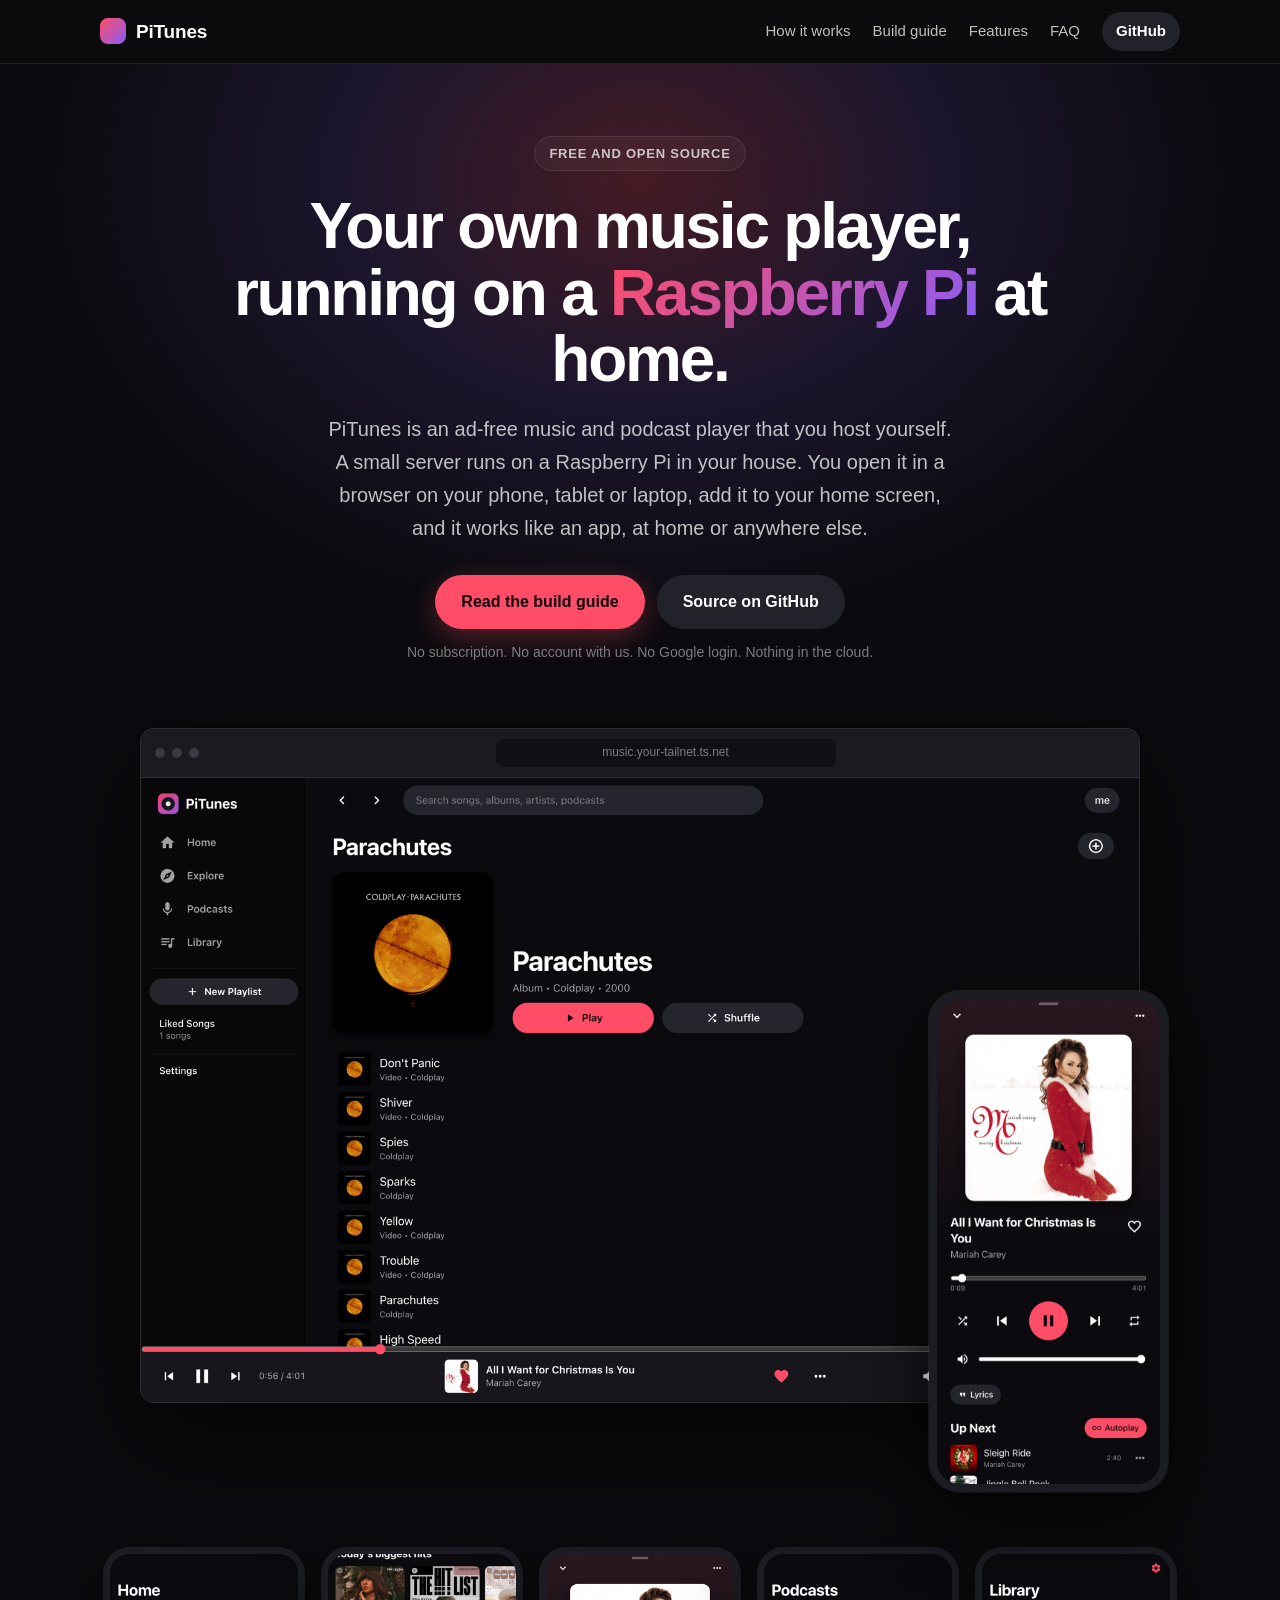
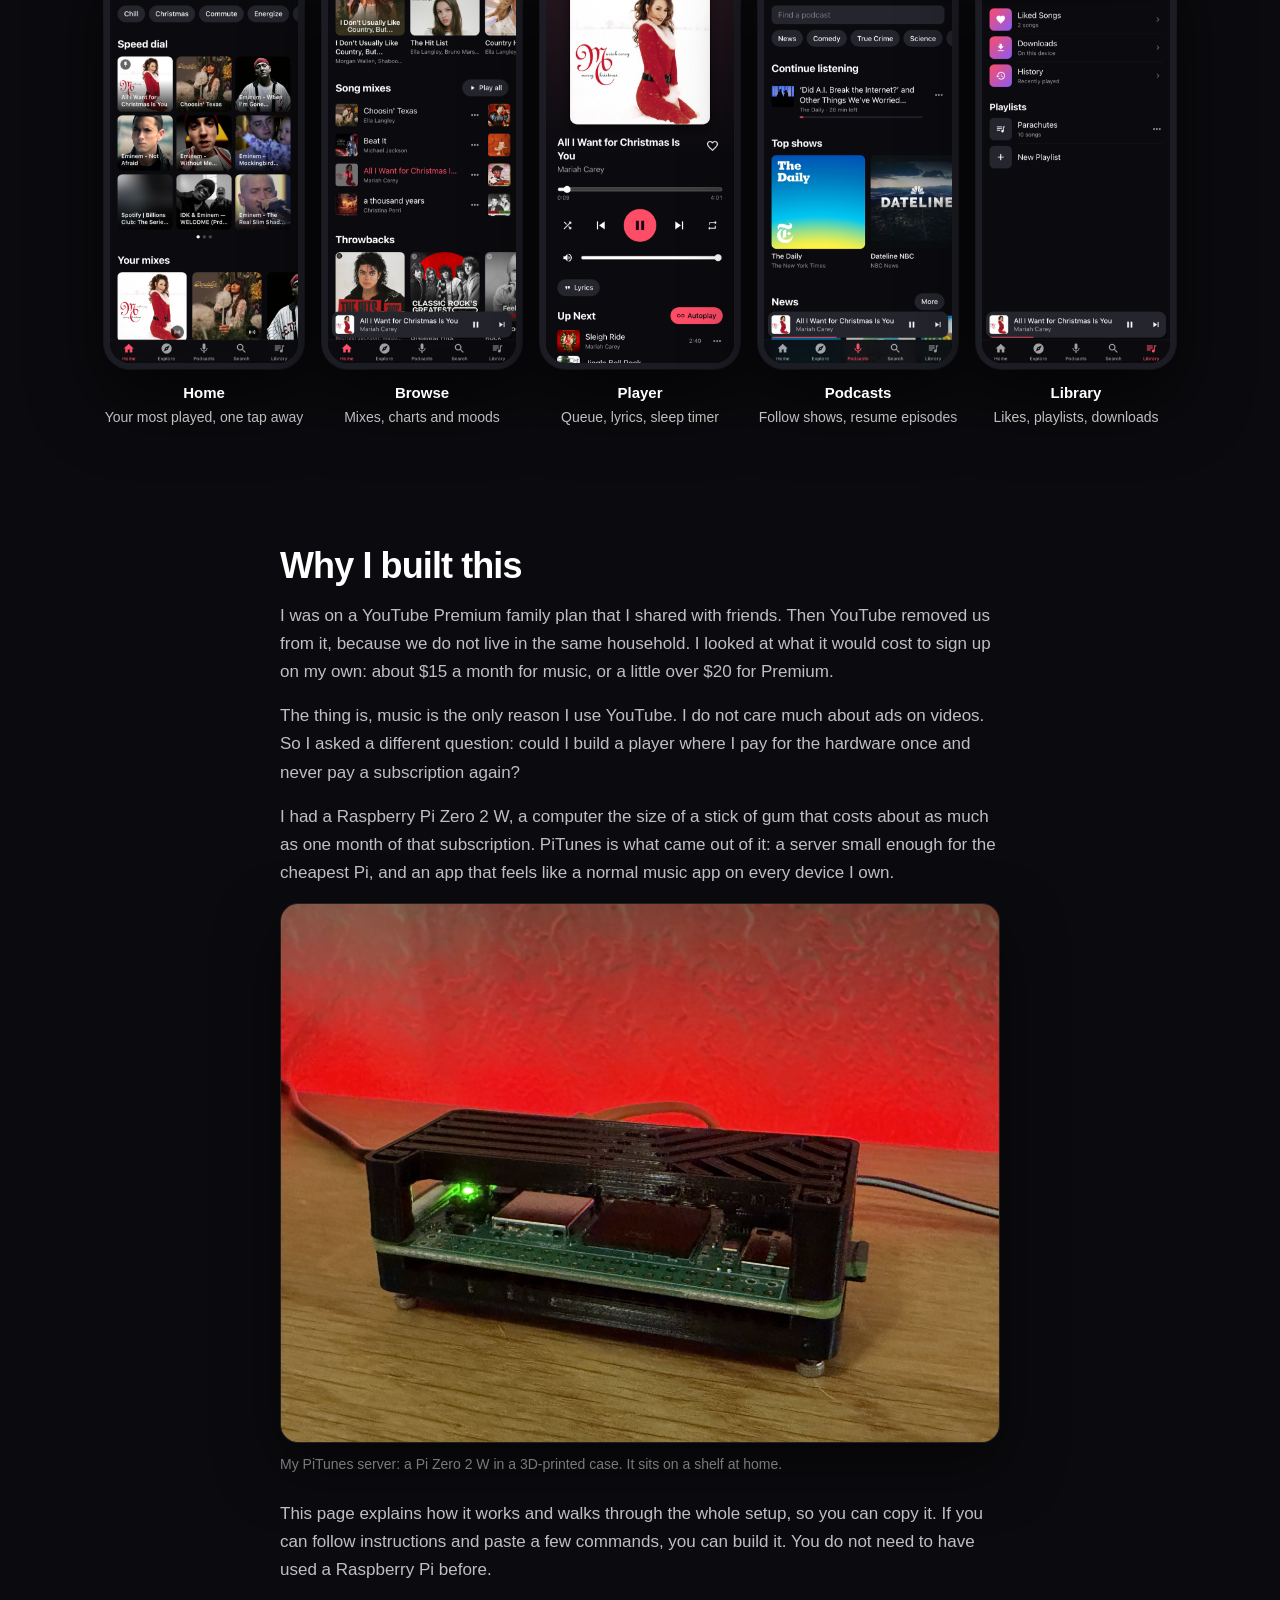
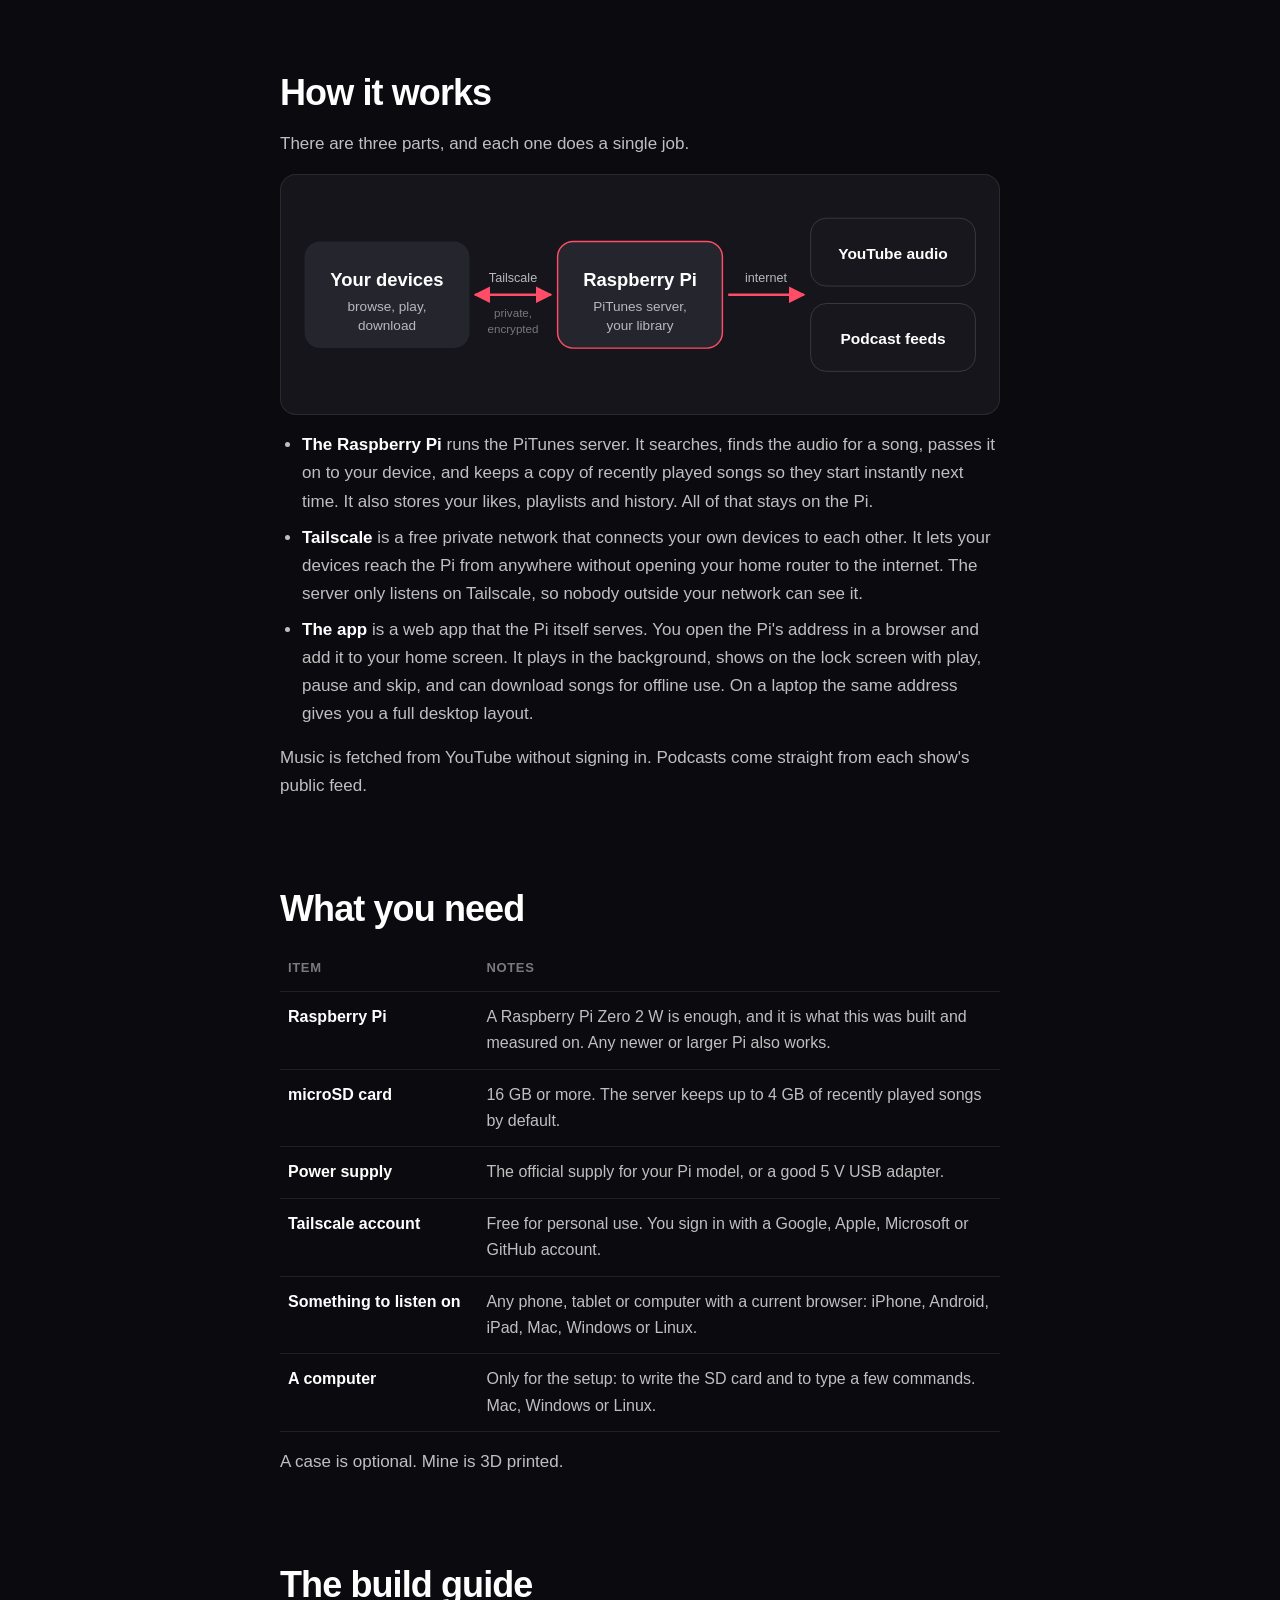
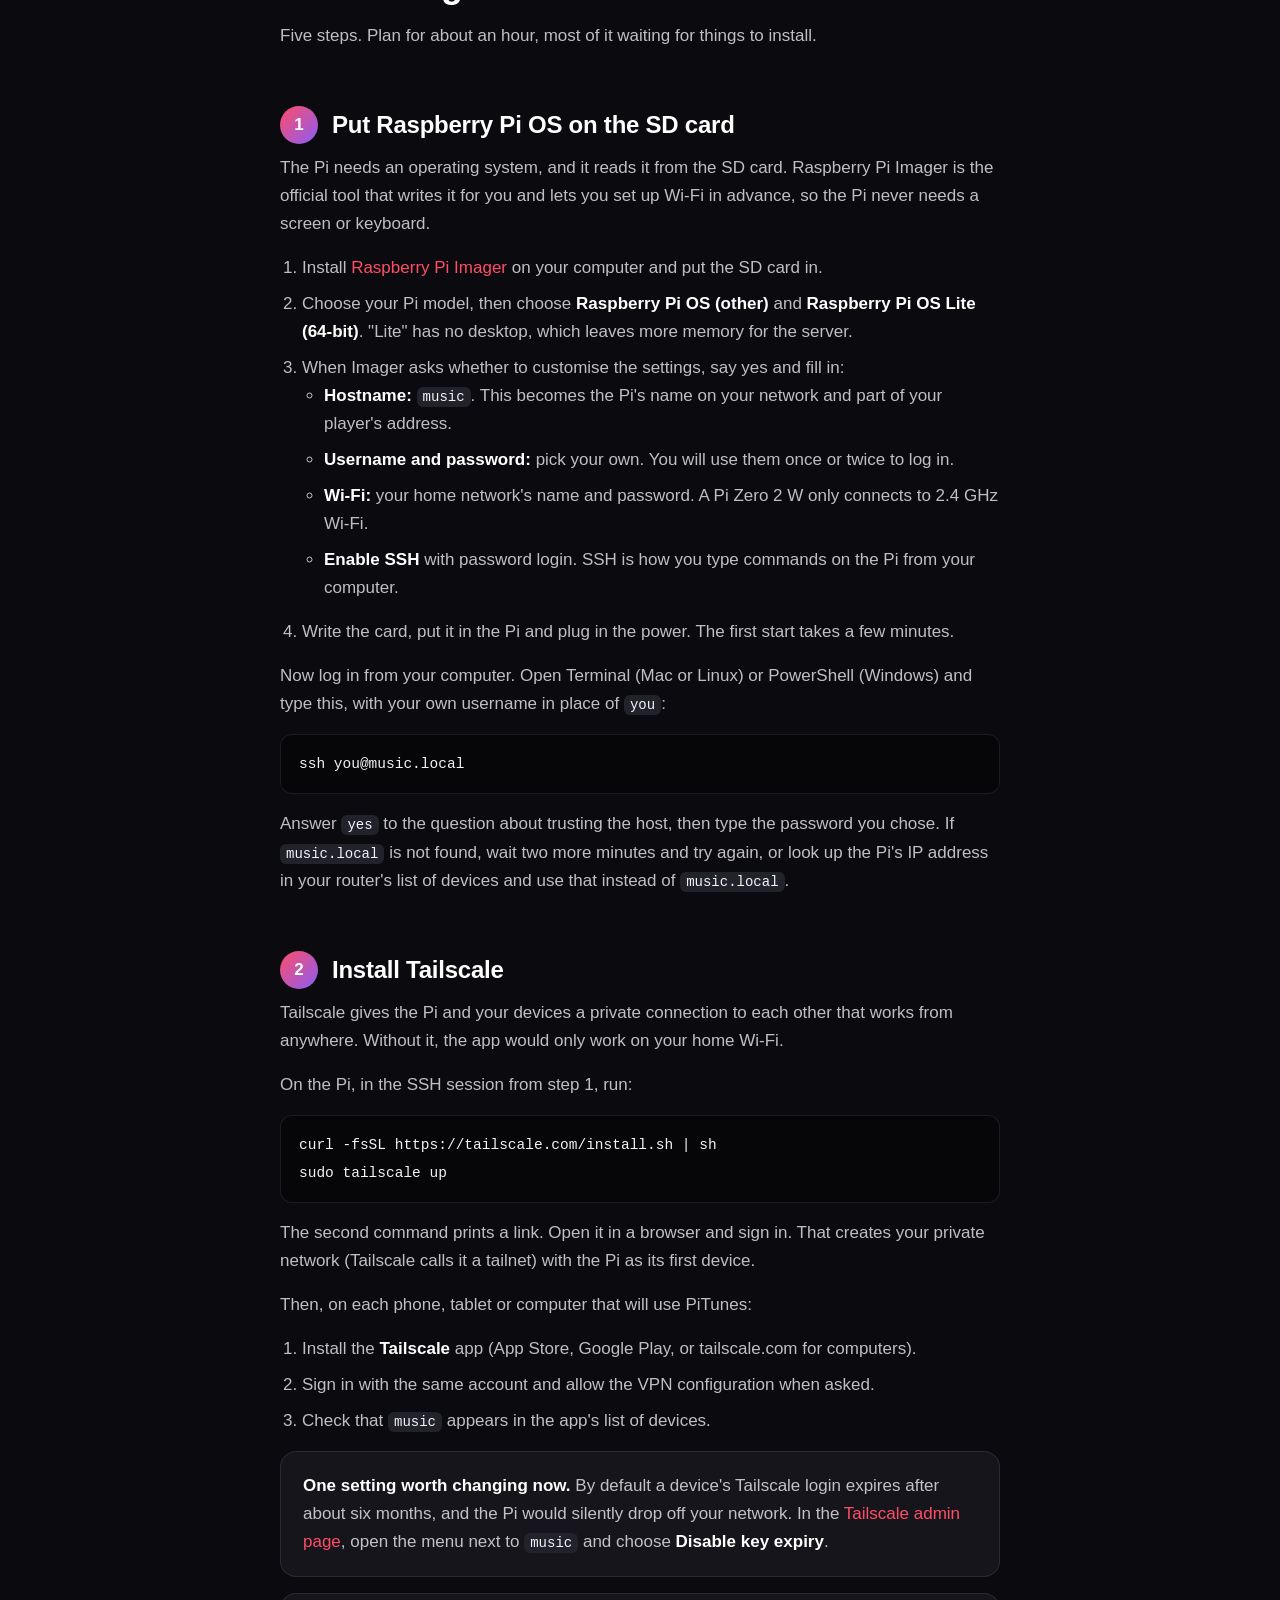
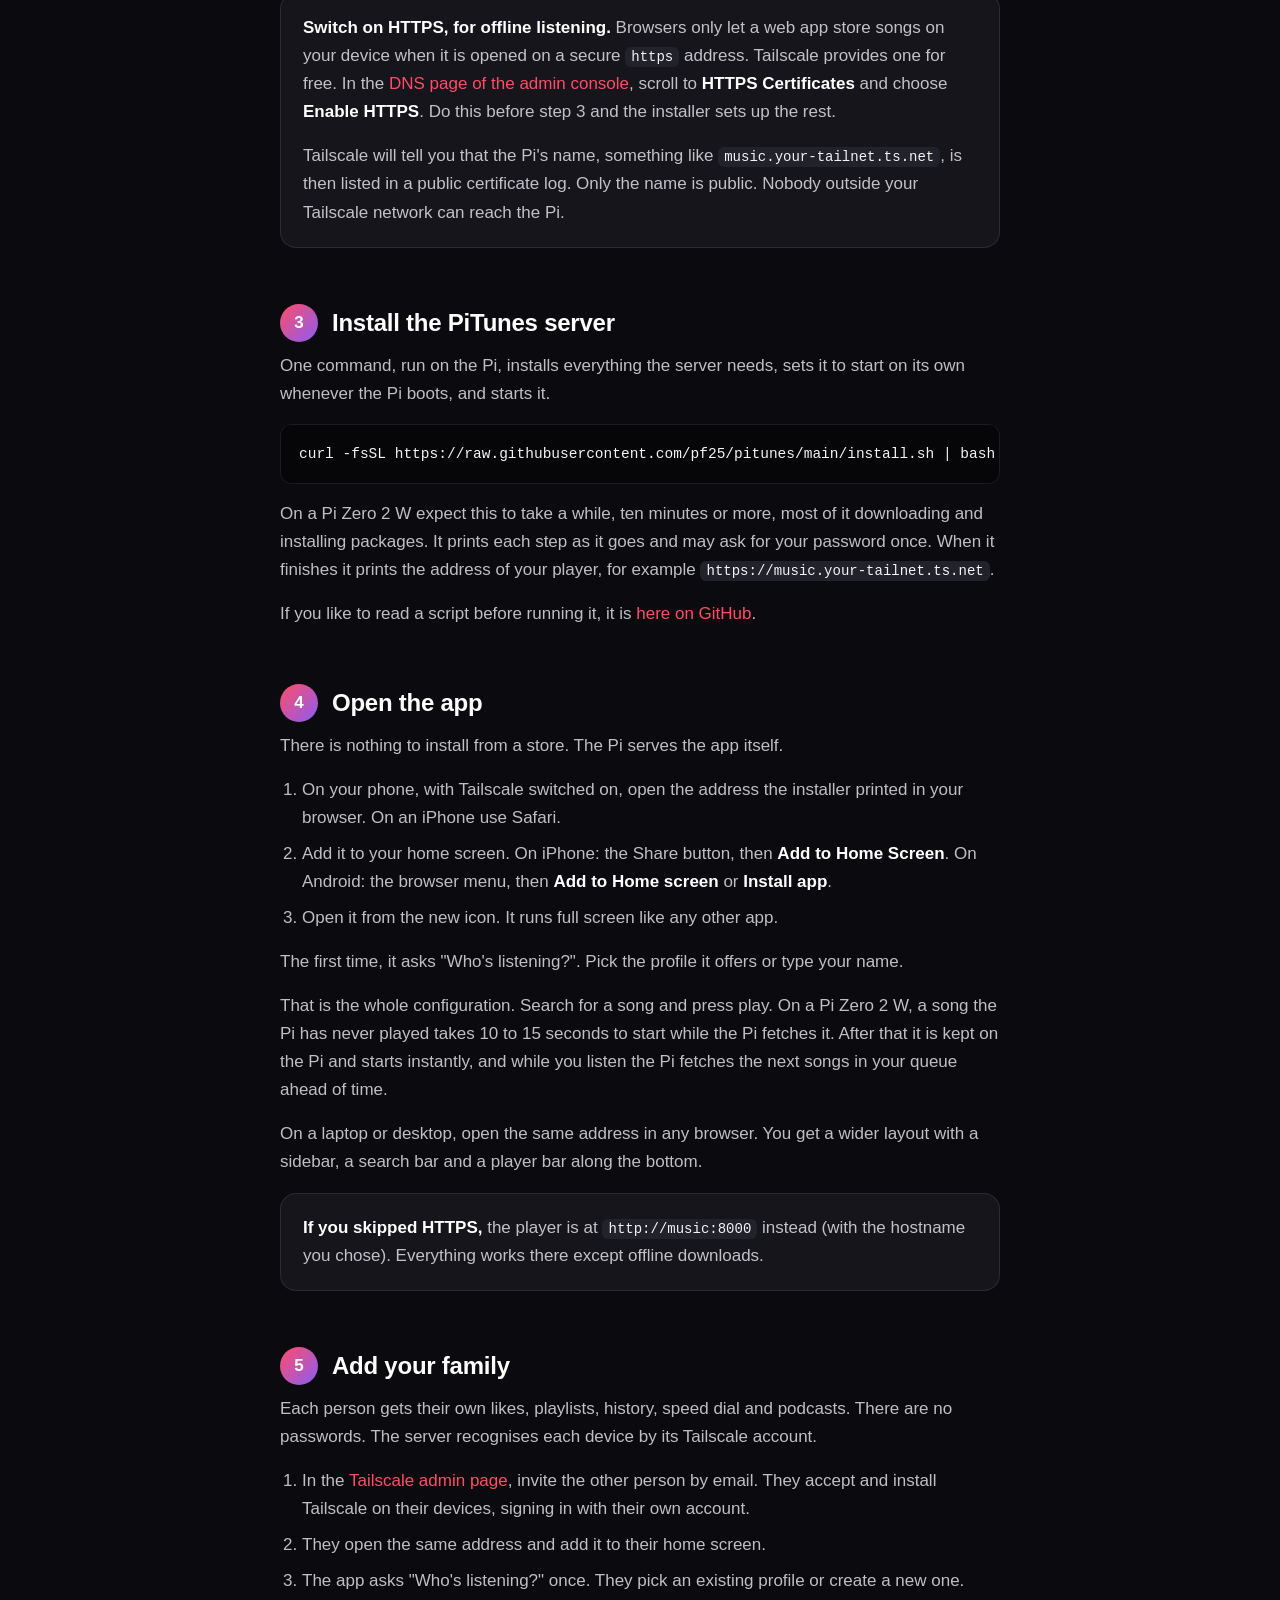
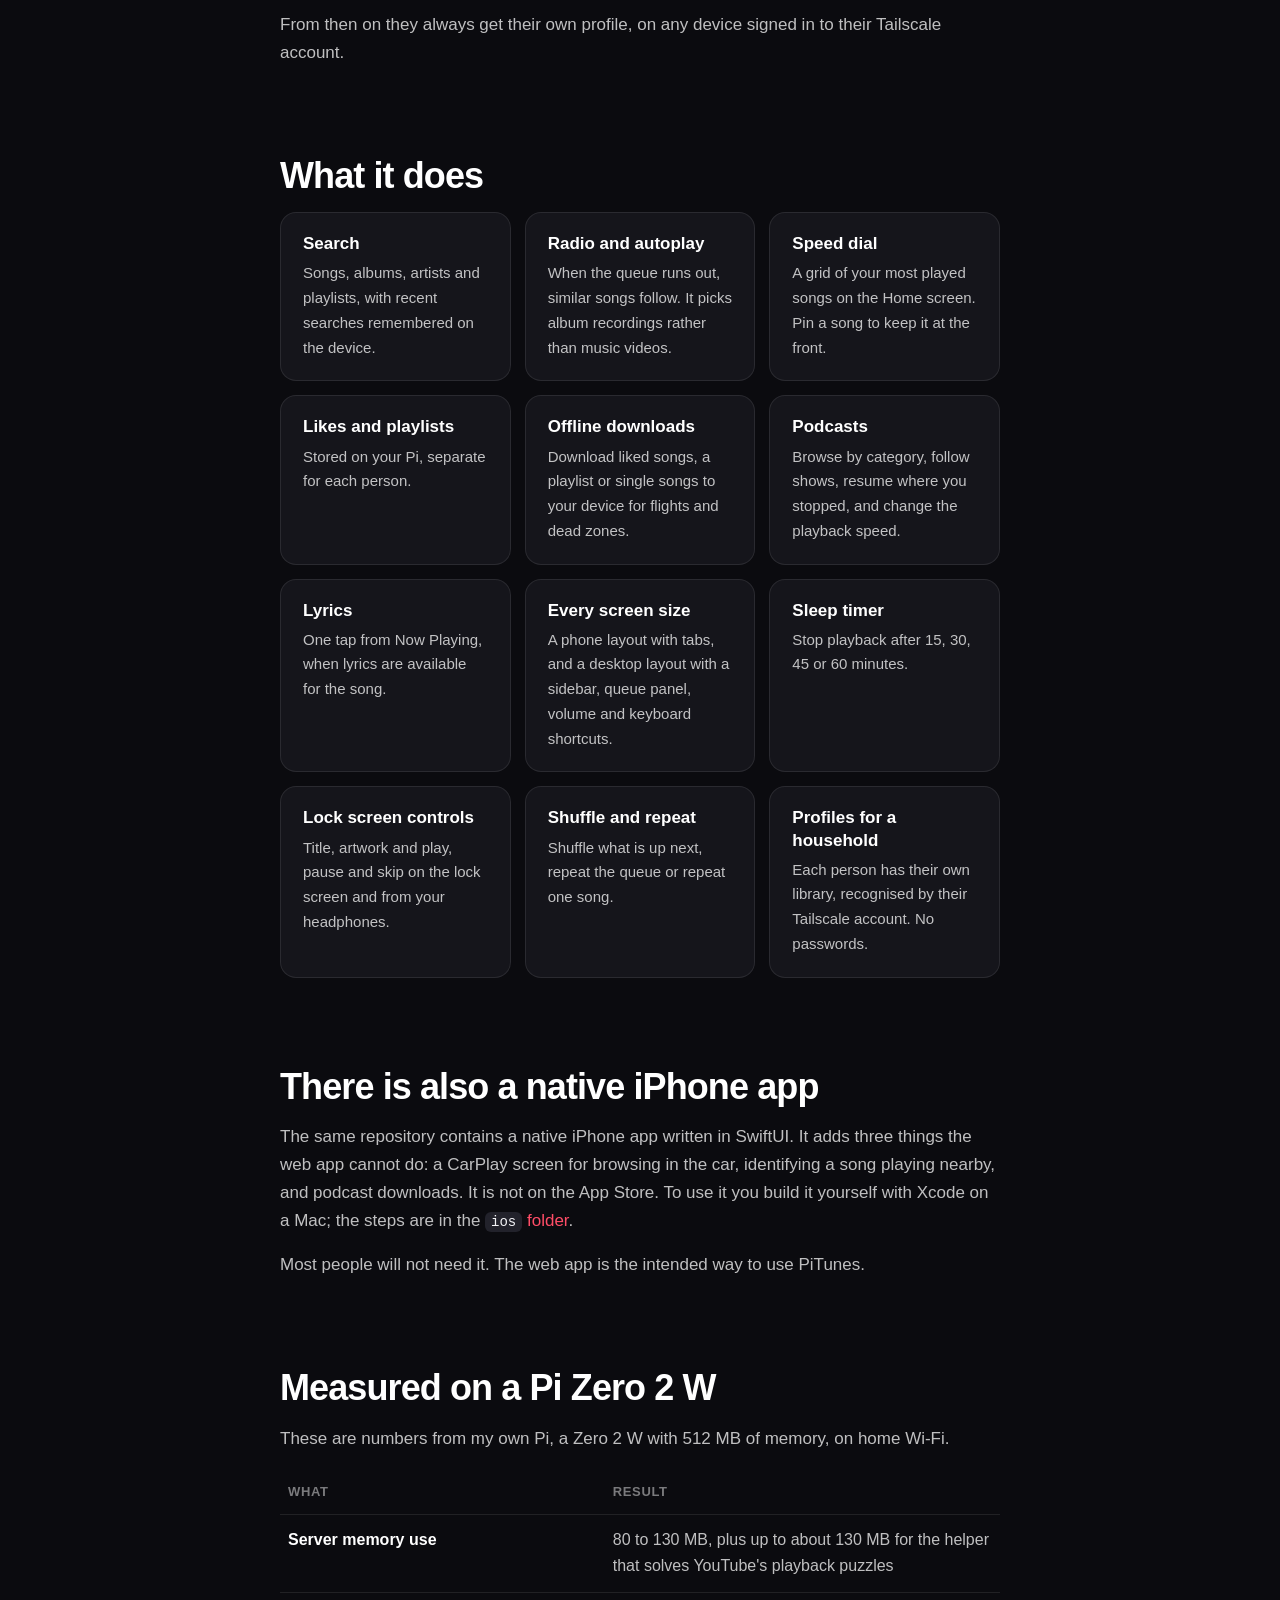
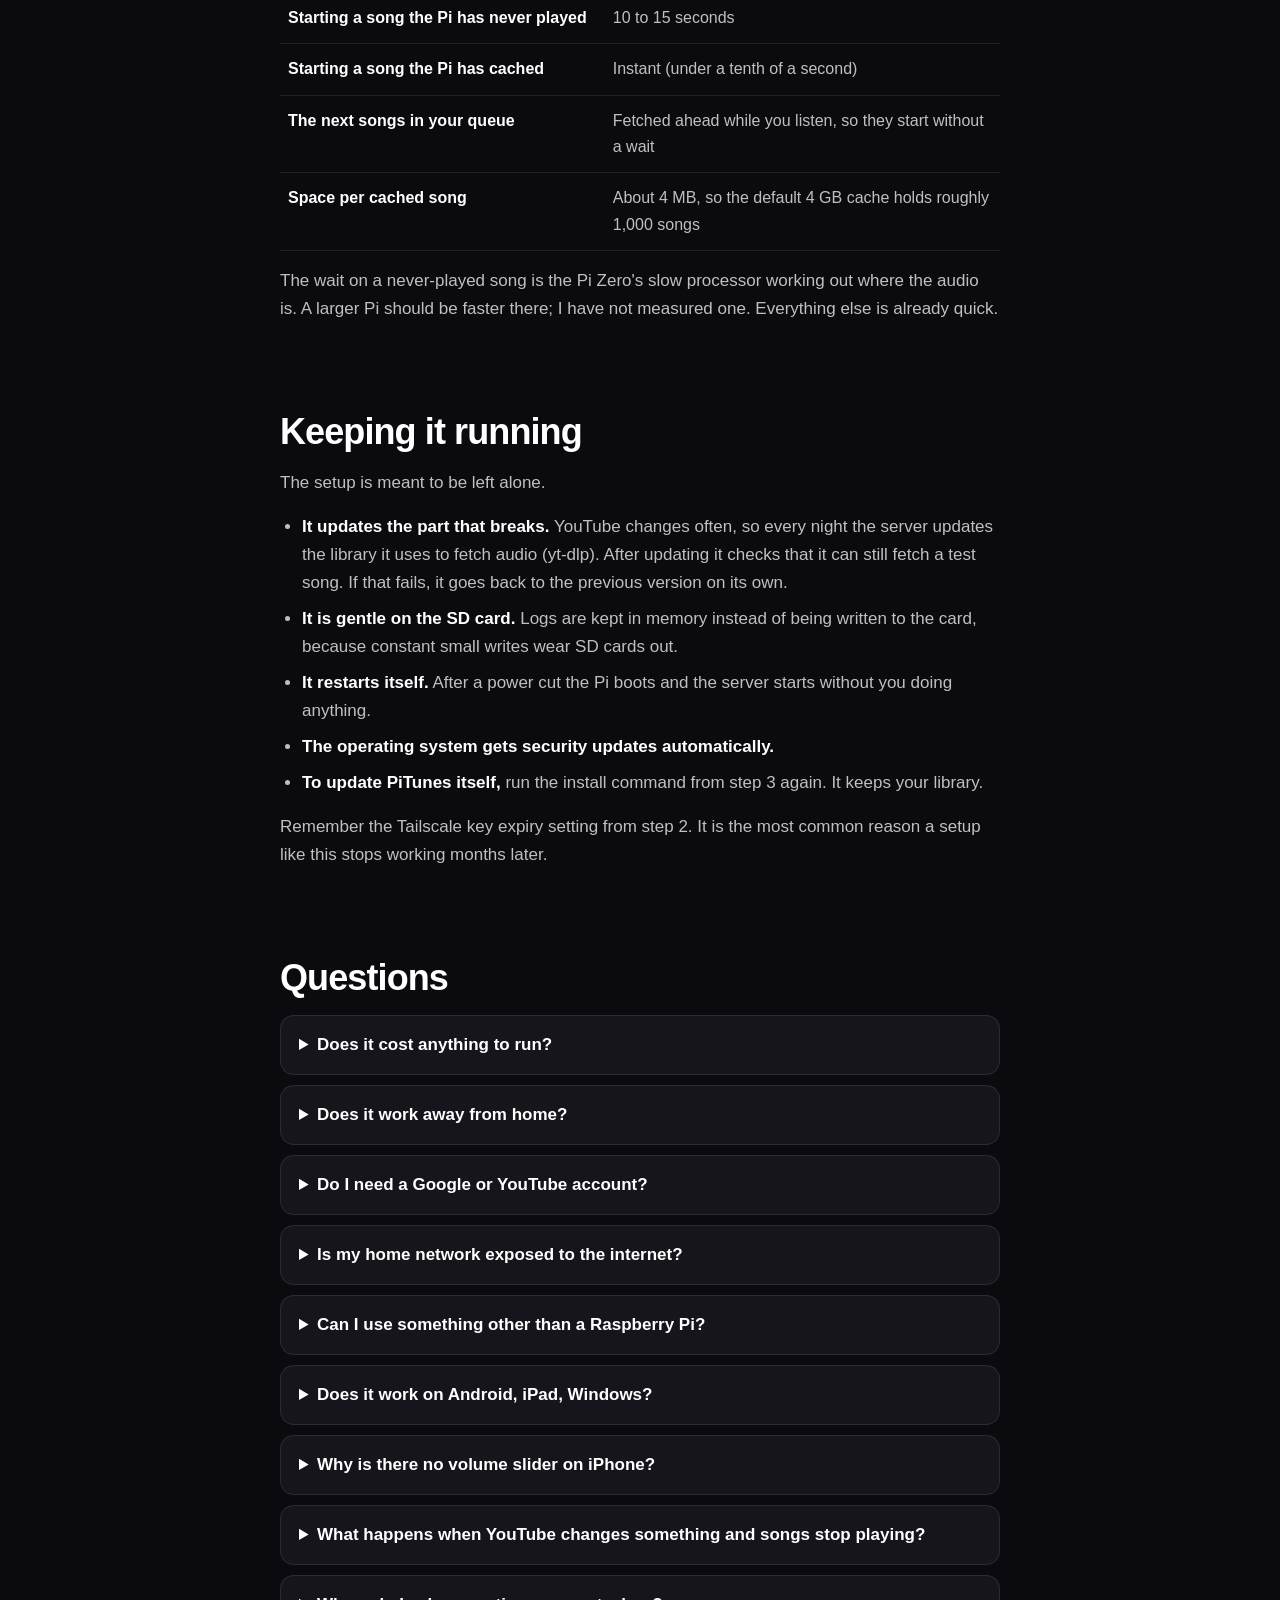
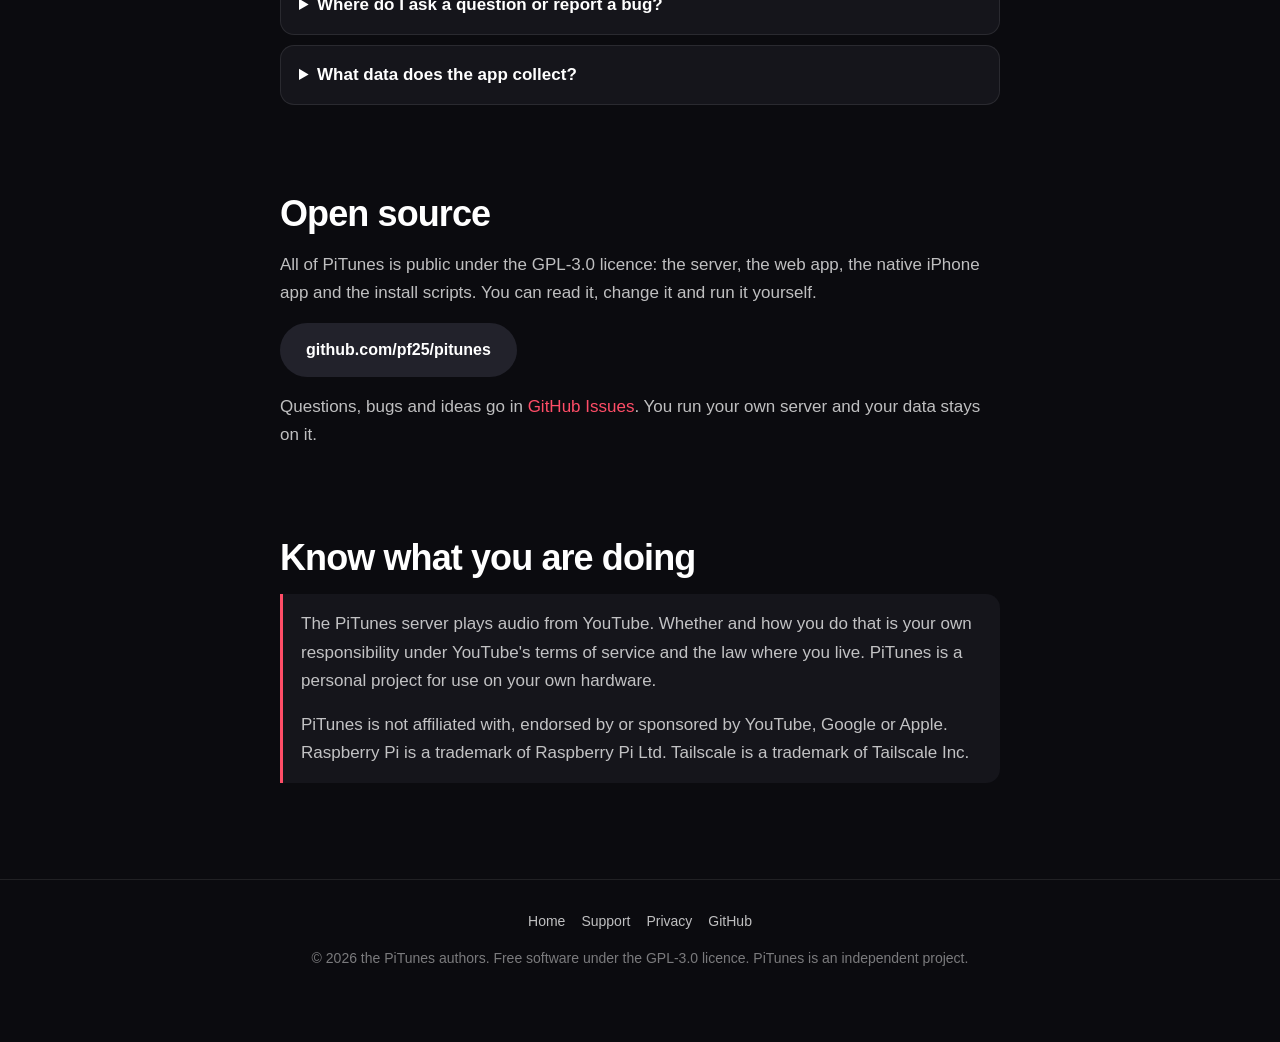
<file: site/index.html>
<!doctype html>
<html lang="en">
<head>
<meta charset="utf-8">
<meta name="viewport" content="width=device-width, initial-scale=1">
<title>PiTunes: your own music and podcast player on a Raspberry Pi</title>
<meta name="description" content="PiTunes is an ad-free music and podcast player you run yourself: a small server on a Raspberry Pi at home, and an app that opens in any browser on your phone, tablet or laptop. This page is the full build guide.">
<meta name="theme-color" content="#0B0B0F">
<meta property="og:title" content="PiTunes: your own music and podcast player on a Raspberry Pi">
<meta property="og:description" content="A Raspberry Pi at home, an app on every device you own, nothing in the cloud. Full build guide.">
<meta property="og:type" content="article">
<meta property="og:url" content="https://pitunes.com/">
<meta property="og:image" content="https://pitunes.com/img/web-desktop.png">
<meta name="twitter:card" content="summary_large_image">
<link rel="icon" href="img/icon.png">
<link rel="apple-touch-icon" href="img/icon.png">
<style>
:root{--bg:#0B0B0F;--surface:#15151B;--raised:#22222B;--accent:#FF4D67;--accent2:#8B5CF6;--on-accent:#12080D;
  --text:#fff;--text2:rgba(255,255,255,.74);--text3:rgba(255,255,255,.46);--line:rgba(255,255,255,.09);
  --gradient:linear-gradient(135deg,var(--accent),var(--accent2))}
*{box-sizing:border-box}
html{scroll-behavior:smooth;-webkit-text-size-adjust:100%}
body{margin:0;background:var(--bg);color:var(--text);overflow-x:hidden;
  font:17px/1.65 -apple-system,BlinkMacSystemFont,"SF Pro Text","Segoe UI",Roboto,Helvetica,Arial,sans-serif;-webkit-font-smoothing:antialiased}
img{max-width:100%;height:auto;display:block}
a{color:var(--accent);text-decoration:none}
a:hover{text-decoration:underline}
.wrap{max-width:760px;margin:0 auto;padding:0 20px}

/* Top bar */
header.top{position:sticky;top:0;z-index:10;background:rgba(11,11,15,.82);backdrop-filter:blur(14px);-webkit-backdrop-filter:blur(14px);border-bottom:1px solid var(--line)}
header.top .in{display:flex;align-items:center;justify-content:space-between;gap:12px;max-width:1120px;margin:0 auto;padding:12px 20px}
.brand{display:flex;align-items:center;gap:10px;font-weight:700;font-size:19px;color:var(--text);letter-spacing:-.01em}
.brand:hover{text-decoration:none}
.brand i{width:26px;height:26px;border-radius:8px;background:var(--gradient);display:inline-block}
nav.links{display:flex;align-items:center;gap:22px;font-size:15px}
nav.links a{color:var(--text2)}
nav.links a.gh{color:var(--text);background:var(--raised);padding:7px 14px;border-radius:999px;font-weight:600}
@media(max-width:640px){nav.links a:not(.gh){display:none}}

/* Hero */
/* The section spans the whole window so the glow behind it can fade out
   smoothly on both sides; its contents stay in a centred column. */
.hero{position:relative;text-align:center;padding:72px 20px 36px;overflow:hidden}
.hero > *{position:relative;max-width:860px;margin-left:auto;margin-right:auto}
.hero h1{margin:0 auto 20px}
.hero .btns{margin:30px auto 12px}
.hero .note{margin:0 auto}
.hero::before{content:"";position:absolute;inset:0;max-width:none;
  background:radial-gradient(ellipse 46% 70% at 50% 18%,rgba(255,77,103,.24),rgba(139,92,246,.13) 50%,rgba(139,92,246,0) 100%);pointer-events:none}
.eyebrow{display:inline-block;font-size:13px;font-weight:600;letter-spacing:.06em;text-transform:uppercase;color:var(--text2);
  border:1px solid var(--line);background:rgba(255,255,255,.04);padding:6px 14px;border-radius:999px;margin:0 0 22px}
h1{font-size:clamp(36px,7.4vw,64px);line-height:1.04;letter-spacing:-.035em;margin:0 0 20px;font-weight:800}
h1 em{font-style:normal;background:var(--gradient);-webkit-background-clip:text;background-clip:text;color:transparent}
.hero .lede{font-size:clamp(17px,2.4vw,20px);color:var(--text2);max-width:640px}
.btns{display:flex;gap:12px;flex-wrap:wrap;justify-content:center;margin:30px 0 12px}
.btn{display:inline-flex;align-items:center;padding:14px 26px;border-radius:999px;font-weight:650;font-size:16px}
.btn.primary{background:var(--accent);color:var(--on-accent);box-shadow:0 8px 28px rgba(255,77,103,.32)}
.btn.ghost{background:var(--raised);color:var(--text)}
.btn:hover{text-decoration:none;filter:brightness(1.08)}
.note{font-size:14px;color:var(--text3);margin:0}

/* The product, shown on a laptop and a phone */
.stage{position:relative;max-width:1040px;margin:28px auto 0;padding:0 20px 7%}
.browser{border-radius:14px;overflow:hidden;background:#101015;border:1px solid rgba(255,255,255,.12);box-shadow:0 40px 90px rgba(0,0,0,.6),0 0 0 1px rgba(0,0,0,.4)}
.browser .bar{display:flex;align-items:center;gap:7px;padding:10px 14px;background:#1a1a21;border-bottom:1px solid var(--line)}
.browser .bar b{width:10px;height:10px;border-radius:50%;background:#3a3a45}
.browser .bar span{flex:1;max-width:340px;margin:0 auto;text-align:center;font-size:12px;color:var(--text3);background:#0f0f14;border-radius:8px;padding:4px 12px;white-space:nowrap;overflow:hidden;text-overflow:ellipsis}
.phone{border-radius:13% / 6.2%;overflow:hidden;background:#000;border:6px solid #1c1c24;box-shadow:0 30px 70px rgba(0,0,0,.7),0 0 0 1px rgba(255,255,255,.10)}
.stage .phone{position:absolute;right:max(20px,3%);bottom:0;width:23%;min-width:104px;border-width:5px}
@media(min-width:900px){.stage .phone{right:-8px;border-width:8px}}

/* Phone screens in a row */
.gallery{display:flex;gap:18px;overflow-x:auto;padding:56px 20px 28px;scroll-snap-type:x mandatory;-webkit-overflow-scrolling:touch;scrollbar-width:none;align-items:flex-start}
.gallery::-webkit-scrollbar{display:none}
.gallery figure{flex:0 0 auto;width:62vw;max-width:230px;margin:0;scroll-snap-align:center}
.gallery figcaption{font-size:14px;color:var(--text2);text-align:center;margin-top:12px}
.gallery figcaption b{display:block;color:var(--text);font-size:15px}
@media(min-width:1180px){.gallery{justify-content:center;overflow:visible}.gallery figure{width:200px}}

/* Article */
h2{font-size:clamp(27px,4.6vw,36px);line-height:1.15;letter-spacing:-.025em;margin:88px 0 16px;scroll-margin-top:76px;font-weight:750}
h3{font-size:20px;line-height:1.3;margin:36px 0 8px;scroll-margin-top:76px}
p{margin:0 0 16px;color:var(--text2)}
li{color:var(--text2);margin-bottom:8px}
ul,ol{padding-left:22px;margin:0 0 16px}
strong{color:var(--text)}
.card{background:var(--surface);border:1px solid var(--line);border-radius:16px;padding:20px 22px;margin:0 0 16px}
.card p:last-child{margin:0}
.grid{display:grid;grid-template-columns:repeat(auto-fit,minmax(220px,1fr));gap:14px;margin:0 0 16px}
.grid .card{margin:0;transition:border-color .2s,transform .2s}
.grid .card:hover{border-color:rgba(255,77,103,.45);transform:translateY(-2px)}
.grid h3{margin:0 0 6px;font-size:17px}
.grid p{margin:0;font-size:15px}
pre{background:#060609;border:1px solid var(--line);border-radius:12px;padding:15px 18px;overflow-x:auto;margin:0 0 16px;-webkit-user-select:all;user-select:all}
code{font:14.5px/1.55 ui-monospace,SFMono-Regular,Menlo,Consolas,monospace;color:#f3f3f6}
p code,li code,td code{background:var(--raised);padding:2px 6px;border-radius:6px;font-size:14px}
.step{display:flex;gap:14px;align-items:center;margin:56px 0 10px}
.step .n{flex:0 0 auto;width:38px;height:38px;border-radius:50%;background:var(--gradient);color:#fff;font-weight:700;display:inline-flex;align-items:center;justify-content:center;font-size:17px}
.step h3{margin:0;font-size:24px;letter-spacing:-.01em}
.photo-real + .note{margin-bottom:24px}
.photo-real{width:100%;border-radius:18px;border:1px solid var(--line);margin:10px 0 10px;box-shadow:0 24px 60px rgba(0,0,0,.5)}
table{width:100%;border-collapse:collapse;margin:0 0 16px;font-size:16px}
td,th{text-align:left;padding:12px 8px;border-bottom:1px solid var(--line);color:var(--text2);vertical-align:top}
th{color:var(--text3);font-weight:600;font-size:13px;text-transform:uppercase;letter-spacing:.05em}
td:first-child{color:var(--text);font-weight:600;white-space:nowrap;padding-right:18px}
@media(max-width:520px){td:first-child{white-space:normal}}
details{background:var(--surface);border:1px solid var(--line);border-radius:14px;padding:15px 18px;margin:0 0 10px}
summary{cursor:pointer;font-weight:600;color:var(--text)}
details p{margin:10px 0 0}
.warn{border-left:3px solid var(--accent);background:var(--surface);border-radius:0 14px 14px 0;padding:16px 18px;margin:0 0 16px}
.warn p:last-child{margin:0}
.diagram{background:var(--surface);border:1px solid var(--line);border-radius:16px;padding:18px 10px;margin:0 0 16px}
.diagram svg{display:block;width:100%;height:auto}
footer{border-top:1px solid var(--line);margin-top:96px;padding:30px 20px 56px;font-size:14px;color:var(--text3);text-align:center}
footer a{color:var(--text2);margin:0 8px}
</style>
</head>
<body>

<header class="top"><div class="in">
  <a class="brand" href="/"><i></i>PiTunes</a>
  <nav class="links">
    <a href="#how">How it works</a>
    <a href="#guide">Build guide</a>
    <a href="#features">Features</a>
    <a href="#faq">FAQ</a>
    <a class="gh" href="https://github.com/pf25/pitunes">GitHub</a>
  </nav>
</div></header>

<main>
<section class="hero">
  <p class="eyebrow">Free and open source</p>
  <h1>Your own music player, running on a <em>Raspberry Pi</em> at home.</h1>
  <p class="lede">PiTunes is an ad-free music and podcast player that you host yourself. A small server runs on a Raspberry Pi in your house. You open it in a browser on your phone, tablet or laptop, add it to your home screen, and it works like an app, at home or anywhere else.</p>
  <div class="btns">
    <a class="btn primary" href="#guide">Read the build guide</a>
    <a class="btn ghost" href="https://github.com/pf25/pitunes">Source on GitHub</a>
  </div>
  <p class="note">No subscription. No account with us. No Google login. Nothing in the cloud.</p>
</section>

<section class="stage" aria-label="PiTunes on a laptop and a phone">
  <div class="browser">
    <div class="bar"><b></b><b></b><b></b><span>music.your-tailnet.ts.net</span></div>
    <img src="img/web-desktop.png" width="1600" height="1000" alt="PiTunes in a laptop browser: a sidebar with playlists, a search bar, an album page, and the player bar along the bottom">
  </div>
  <div class="phone"><img src="img/web-player.png" width="600" height="1304" alt="The PiTunes player on a phone: artwork, play controls and the Up Next queue"></div>
</section>

<section class="gallery" aria-label="Screens on a phone">
  <figure><div class="phone"><img src="img/web-home.png" width="600" height="1304" alt="Home: mood chips and a speed dial grid of your most played songs" loading="lazy"></div><figcaption><b>Home</b>Your most played, one tap away</figcaption></figure>
  <figure><div class="phone"><img src="img/web-shelves.png" width="600" height="1304" alt="Shelves of songs and playlists, with the playing song marked" loading="lazy"></div><figcaption><b>Browse</b>Mixes, charts and moods</figcaption></figure>
  <figure><div class="phone"><img src="img/web-player.png" width="600" height="1304" alt="The player with shuffle, repeat, lyrics and the Up Next queue" loading="lazy"></div><figcaption><b>Player</b>Queue, lyrics, sleep timer</figcaption></figure>
  <figure><div class="phone"><img src="img/web-podcasts.png" width="600" height="1304" alt="Podcasts: category chips and top shows" loading="lazy"></div><figcaption><b>Podcasts</b>Follow shows, resume episodes</figcaption></figure>
  <figure><div class="phone"><img src="img/web-library.png" width="600" height="1304" alt="Library: liked songs, downloads, history and playlists" loading="lazy"></div><figcaption><b>Library</b>Likes, playlists, downloads</figcaption></figure>
</section>

<div class="wrap">

<h2 id="why">Why I built this</h2>
<p>I was on a YouTube Premium family plan that I shared with friends. Then YouTube removed us from it, because we do not live in the same household. I looked at what it would cost to sign up on my own: about $15 a month for music, or a little over $20 for Premium.</p>
<p>The thing is, music is the only reason I use YouTube. I do not care much about ads on videos. So I asked a different question: could I build a player where I pay for the hardware once and never pay a subscription again?</p>
<p>I had a Raspberry Pi Zero 2 W, a computer the size of a stick of gum that costs about as much as one month of that subscription. PiTunes is what came out of it: a server small enough for the cheapest Pi, and an app that feels like a normal music app on every device I own.</p>

<img class="photo-real" src="img/pi-case.jpg" width="1400" height="1050" alt="A Raspberry Pi Zero 2 W in a black 3D-printed case on a wooden shelf, its green light on" loading="lazy">
<p class="note">My PiTunes server: a Pi Zero 2 W in a 3D-printed case. It sits on a shelf at home.</p>

<p>This page explains how it works and walks through the whole setup, so you can copy it. If you can follow instructions and paste a few commands, you can build it. You do not need to have used a Raspberry Pi before.</p>

<h2 id="how">How it works</h2>
<p>There are three parts, and each one does a single job.</p>

<div class="diagram">
<svg viewBox="0 0 720 210" role="img" aria-label="Diagram: your devices talk to the Raspberry Pi over Tailscale, and the Pi fetches audio from YouTube and podcast feeds">
  <defs>
    <marker id="arr" viewBox="0 0 10 10" refX="9" refY="5" markerWidth="7" markerHeight="7" orient="auto-start-reverse"><path d="M0 0L10 5L0 10z" fill="#FF4D67"/></marker>
  </defs>
  <g font-family="-apple-system,BlinkMacSystemFont,Segoe UI,Roboto,Helvetica,Arial,sans-serif" text-anchor="middle">
    <rect x="14" y="50" width="170" height="110" rx="16" fill="#25252E"/>
    <text x="99" y="96" fill="#fff" font-size="19" font-weight="600">Your devices</text>
    <text x="99" y="122" fill="#b8b8c0" font-size="14">browse, play,</text>
    <text x="99" y="141" fill="#b8b8c0" font-size="14">download</text>

    <line x1="190" y1="105" x2="268" y2="105" stroke="#FF4D67" stroke-width="2.5" marker-end="url(#arr)" marker-start="url(#arr)"/>
    <text x="229" y="92" fill="#b8b8c0" font-size="13">Tailscale</text>
    <text x="229" y="128" fill="#77777f" font-size="12">private,</text>
    <text x="229" y="144" fill="#77777f" font-size="12">encrypted</text>

    <rect x="275" y="50" width="170" height="110" rx="16" fill="#25252E" stroke="#FF4D67" stroke-width="1.5"/>
    <text x="360" y="96" fill="#fff" font-size="19" font-weight="600">Raspberry Pi</text>
    <text x="360" y="122" fill="#b8b8c0" font-size="14">PiTunes server,</text>
    <text x="360" y="141" fill="#b8b8c0" font-size="14">your library</text>

    <line x1="451" y1="105" x2="529" y2="105" stroke="#FF4D67" stroke-width="2.5" marker-end="url(#arr)"/>
    <text x="490" y="92" fill="#b8b8c0" font-size="13">internet</text>

    <rect x="536" y="26" width="170" height="70" rx="16" fill="#17171D" stroke="#3a3a45"/>
    <text x="621" y="68" fill="#fff" font-size="16" font-weight="600">YouTube audio</text>
    <rect x="536" y="114" width="170" height="70" rx="16" fill="#17171D" stroke="#3a3a45"/>
    <text x="621" y="156" fill="#fff" font-size="16" font-weight="600">Podcast feeds</text>
  </g>
</svg>
</div>

<ul>
  <li><strong>The Raspberry Pi</strong> runs the PiTunes server. It searches, finds the audio for a song, passes it on to your device, and keeps a copy of recently played songs so they start instantly next time. It also stores your likes, playlists and history. All of that stays on the Pi.</li>
  <li><strong>Tailscale</strong> is a free private network that connects your own devices to each other. It lets your devices reach the Pi from anywhere without opening your home router to the internet. The server only listens on Tailscale, so nobody outside your network can see it.</li>
  <li><strong>The app</strong> is a web app that the Pi itself serves. You open the Pi's address in a browser and add it to your home screen. It plays in the background, shows on the lock screen with play, pause and skip, and can download songs for offline use. On a laptop the same address gives you a full desktop layout.</li>
</ul>
<p>Music is fetched from YouTube without signing in. Podcasts come straight from each show's public feed.</p>

<h2 id="need">What you need</h2>
<table>
  <tr><th>Item</th><th>Notes</th></tr>
  <tr><td>Raspberry Pi</td><td>A Raspberry Pi Zero 2 W is enough, and it is what this was built and measured on. Any newer or larger Pi also works.</td></tr>
  <tr><td>microSD card</td><td>16 GB or more. The server keeps up to 4 GB of recently played songs by default.</td></tr>
  <tr><td>Power supply</td><td>The official supply for your Pi model, or a good 5 V USB adapter.</td></tr>
  <tr><td>Tailscale account</td><td>Free for personal use. You sign in with a Google, Apple, Microsoft or GitHub account.</td></tr>
  <tr><td>Something to listen on</td><td>Any phone, tablet or computer with a current browser: iPhone, Android, iPad, Mac, Windows or Linux.</td></tr>
  <tr><td>A computer</td><td>Only for the setup: to write the SD card and to type a few commands. Mac, Windows or Linux.</td></tr>
</table>
<p>A case is optional. Mine is 3D printed.</p>

<h2 id="guide">The build guide</h2>
<p>Five steps. Plan for about an hour, most of it waiting for things to install.</p>

<div class="step"><span class="n">1</span><h3 id="step-1">Put Raspberry Pi OS on the SD card</h3></div>
<p>The Pi needs an operating system, and it reads it from the SD card. Raspberry Pi Imager is the official tool that writes it for you and lets you set up Wi-Fi in advance, so the Pi never needs a screen or keyboard.</p>
<ol>
  <li>Install <a href="https://www.raspberrypi.com/software/">Raspberry Pi Imager</a> on your computer and put the SD card in.</li>
  <li>Choose your Pi model, then choose <strong>Raspberry Pi OS (other)</strong> and <strong>Raspberry Pi OS Lite (64-bit)</strong>. "Lite" has no desktop, which leaves more memory for the server.</li>
  <li>When Imager asks whether to customise the settings, say yes and fill in:
    <ul>
      <li><strong>Hostname:</strong> <code>music</code>. This becomes the Pi's name on your network and part of your player's address.</li>
      <li><strong>Username and password:</strong> pick your own. You will use them once or twice to log in.</li>
      <li><strong>Wi-Fi:</strong> your home network's name and password. A Pi Zero 2 W only connects to 2.4 GHz Wi-Fi.</li>
      <li><strong>Enable SSH</strong> with password login. SSH is how you type commands on the Pi from your computer.</li>
    </ul>
  </li>
  <li>Write the card, put it in the Pi and plug in the power. The first start takes a few minutes.</li>
</ol>
<p>Now log in from your computer. Open Terminal (Mac or Linux) or PowerShell (Windows) and type this, with your own username in place of <code>you</code>:</p>
<pre><code>ssh you@music.local</code></pre>
<p>Answer <code>yes</code> to the question about trusting the host, then type the password you chose. If <code>music.local</code> is not found, wait two more minutes and try again, or look up the Pi's IP address in your router's list of devices and use that instead of <code>music.local</code>.</p>

<div class="step"><span class="n">2</span><h3 id="step-2">Install Tailscale</h3></div>
<p>Tailscale gives the Pi and your devices a private connection to each other that works from anywhere. Without it, the app would only work on your home Wi-Fi.</p>
<p>On the Pi, in the SSH session from step 1, run:</p>
<pre><code>curl -fsSL https://tailscale.com/install.sh | sh
sudo tailscale up</code></pre>
<p>The second command prints a link. Open it in a browser and sign in. That creates your private network (Tailscale calls it a tailnet) with the Pi as its first device.</p>
<p>Then, on each phone, tablet or computer that will use PiTunes:</p>
<ol>
  <li>Install the <strong>Tailscale</strong> app (App Store, Google Play, or tailscale.com for computers).</li>
  <li>Sign in with the same account and allow the VPN configuration when asked.</li>
  <li>Check that <code>music</code> appears in the app's list of devices.</li>
</ol>
<div class="card">
  <p><strong>One setting worth changing now.</strong> By default a device's Tailscale login expires after about six months, and the Pi would silently drop off your network. In the <a href="https://login.tailscale.com/admin/machines">Tailscale admin page</a>, open the menu next to <code>music</code> and choose <strong>Disable key expiry</strong>.</p>
</div>
<div class="card">
  <p><strong>Switch on HTTPS, for offline listening.</strong> Browsers only let a web app store songs on your device when it is opened on a secure <code>https</code> address. Tailscale provides one for free. In the <a href="https://login.tailscale.com/admin/dns">DNS page of the admin console</a>, scroll to <strong>HTTPS Certificates</strong> and choose <strong>Enable HTTPS</strong>. Do this before step 3 and the installer sets up the rest.</p>
  <p>Tailscale will tell you that the Pi's name, something like <code>music.your-tailnet.ts.net</code>, is then listed in a public certificate log. Only the name is public. Nobody outside your Tailscale network can reach the Pi.</p>
</div>

<div class="step"><span class="n">3</span><h3 id="step-3">Install the PiTunes server</h3></div>
<p>One command, run on the Pi, installs everything the server needs, sets it to start on its own whenever the Pi boots, and starts it.</p>
<pre><code>curl -fsSL https://raw.githubusercontent.com/pf25/pitunes/main/install.sh | bash</code></pre>
<p>On a Pi Zero 2 W expect this to take a while, ten minutes or more, most of it downloading and installing packages. It prints each step as it goes and may ask for your password once. When it finishes it prints the address of your player, for example <code>https://music.your-tailnet.ts.net</code>.</p>
<p>If you like to read a script before running it, it is <a href="https://github.com/pf25/pitunes/blob/main/install.sh">here on GitHub</a>.</p>

<div class="step"><span class="n">4</span><h3 id="step-4">Open the app</h3></div>
<p>There is nothing to install from a store. The Pi serves the app itself.</p>
<ol>
  <li>On your phone, with Tailscale switched on, open the address the installer printed in your browser. On an iPhone use Safari.</li>
  <li>Add it to your home screen. On iPhone: the Share button, then <strong>Add to Home Screen</strong>. On Android: the browser menu, then <strong>Add to Home screen</strong> or <strong>Install app</strong>.</li>
  <li>Open it from the new icon. It runs full screen like any other app.</li>
</ol>
<p>The first time, it asks "Who's listening?". Pick the profile it offers or type your name.</p>
<p>That is the whole configuration. Search for a song and press play. On a Pi Zero 2 W, a song the Pi has never played takes 10 to 15 seconds to start while the Pi fetches it. After that it is kept on the Pi and starts instantly, and while you listen the Pi fetches the next songs in your queue ahead of time.</p>
<p>On a laptop or desktop, open the same address in any browser. You get a wider layout with a sidebar, a search bar and a player bar along the bottom.</p>
<div class="card">
  <p><strong>If you skipped HTTPS,</strong> the player is at <code>http://music:8000</code> instead (with the hostname you chose). Everything works there except offline downloads.</p>
</div>

<div class="step"><span class="n">5</span><h3 id="step-5">Add your family</h3></div>
<p>Each person gets their own likes, playlists, history, speed dial and podcasts. There are no passwords. The server recognises each device by its Tailscale account.</p>
<ol>
  <li>In the <a href="https://login.tailscale.com/admin/users">Tailscale admin page</a>, invite the other person by email. They accept and install Tailscale on their devices, signing in with their own account.</li>
  <li>They open the same address and add it to their home screen.</li>
  <li>The app asks "Who's listening?" once. They pick an existing profile or create a new one.</li>
</ol>
<p>From then on they always get their own profile, on any device signed in to their Tailscale account.</p>

<h2 id="features">What it does</h2>
<div class="grid">
  <div class="card"><h3>Search</h3><p>Songs, albums, artists and playlists, with recent searches remembered on the device.</p></div>
  <div class="card"><h3>Radio and autoplay</h3><p>When the queue runs out, similar songs follow. It picks album recordings rather than music videos.</p></div>
  <div class="card"><h3>Speed dial</h3><p>A grid of your most played songs on the Home screen. Pin a song to keep it at the front.</p></div>
  <div class="card"><h3>Likes and playlists</h3><p>Stored on your Pi, separate for each person.</p></div>
  <div class="card"><h3>Offline downloads</h3><p>Download liked songs, a playlist or single songs to your device for flights and dead zones.</p></div>
  <div class="card"><h3>Podcasts</h3><p>Browse by category, follow shows, resume where you stopped, and change the playback speed.</p></div>
  <div class="card"><h3>Lyrics</h3><p>One tap from Now Playing, when lyrics are available for the song.</p></div>
  <div class="card"><h3>Every screen size</h3><p>A phone layout with tabs, and a desktop layout with a sidebar, queue panel, volume and keyboard shortcuts.</p></div>
  <div class="card"><h3>Sleep timer</h3><p>Stop playback after 15, 30, 45 or 60 minutes.</p></div>
  <div class="card"><h3>Lock screen controls</h3><p>Title, artwork and play, pause and skip on the lock screen and from your headphones.</p></div>
  <div class="card"><h3>Shuffle and repeat</h3><p>Shuffle what is up next, repeat the queue or repeat one song.</p></div>
  <div class="card"><h3>Profiles for a household</h3><p>Each person has their own library, recognised by their Tailscale account. No passwords.</p></div>
</div>

<h2 id="native">There is also a native iPhone app</h2>
<p>The same repository contains a native iPhone app written in SwiftUI. It adds three things the web app cannot do: a CarPlay screen for browsing in the car, identifying a song playing nearby, and podcast downloads. It is not on the App Store. To use it you build it yourself with Xcode on a Mac; the steps are in the <a href="https://github.com/pf25/pitunes/tree/main/ios"><code>ios</code> folder</a>.</p>
<p>Most people will not need it. The web app is the intended way to use PiTunes.</p>

<h2 id="numbers">Measured on a Pi Zero 2 W</h2>
<p>These are numbers from my own Pi, a Zero 2 W with 512 MB of memory, on home Wi-Fi.</p>
<table>
  <tr><th>What</th><th>Result</th></tr>
  <tr><td>Server memory use</td><td>80 to 130 MB, plus up to about 130 MB for the helper that solves YouTube's playback puzzles</td></tr>
  <tr><td>Starting a song the Pi has never played</td><td>10 to 15 seconds</td></tr>
  <tr><td>Starting a song the Pi has cached</td><td>Instant (under a tenth of a second)</td></tr>
  <tr><td>The next songs in your queue</td><td>Fetched ahead while you listen, so they start without a wait</td></tr>
  <tr><td>Space per cached song</td><td>About 4 MB, so the default 4 GB cache holds roughly 1,000 songs</td></tr>
</table>
<p>The wait on a never-played song is the Pi Zero's slow processor working out where the audio is. A larger Pi should be faster there; I have not measured one. Everything else is already quick.</p>

<h2 id="running">Keeping it running</h2>
<p>The setup is meant to be left alone.</p>
<ul>
  <li><strong>It updates the part that breaks.</strong> YouTube changes often, so every night the server updates the library it uses to fetch audio (yt-dlp). After updating it checks that it can still fetch a test song. If that fails, it goes back to the previous version on its own.</li>
  <li><strong>It is gentle on the SD card.</strong> Logs are kept in memory instead of being written to the card, because constant small writes wear SD cards out.</li>
  <li><strong>It restarts itself.</strong> After a power cut the Pi boots and the server starts without you doing anything.</li>
  <li><strong>The operating system gets security updates automatically.</strong></li>
  <li><strong>To update PiTunes itself,</strong> run the install command from step 3 again. It keeps your library.</li>
</ul>
<p>Remember the Tailscale key expiry setting from step 2. It is the most common reason a setup like this stops working months later.</p>

<h2 id="faq">Questions</h2>
<details><summary>Does it cost anything to run?</summary><p>No subscriptions. Tailscale is free for personal use, and a Pi Zero 2 W uses very little electricity. Your only cost is the hardware.</p></details>
<details><summary>Does it work away from home?</summary><p>Yes, as long as Tailscale is switched on in your device and your Pi at home is running. Music then uses mobile data, at roughly 1 MB per minute. Downloaded songs use none.</p></details>
<details><summary>Do I need a Google or YouTube account?</summary><p>No. The server fetches audio without signing in. That also means there are no personal recommendations from your Google history. Your speed dial and mixes come from what you play in PiTunes.</p></details>
<details><summary>Is my home network exposed to the internet?</summary><p>No. You do not open any ports on your router. The server only accepts connections that arrive through your own Tailscale network.</p></details>
<details><summary>Can I use something other than a Raspberry Pi?</summary><p>The server is a small Python program and also runs on a Mac or any Linux machine. The install script and this guide are written for Raspberry Pi OS.</p></details>
<details><summary>Does it work on Android, iPad, Windows?</summary><p>It is built to. The app is a web app, so it should run in any current browser: install Tailscale on the device, open your Pi's address and add it to the home screen. So far it has been used on iPhone (Safari) and in Chrome on a computer. If something is off on your device, please open an issue on GitHub.</p></details>
<details><summary>Why is there no volume slider on iPhone?</summary><p>Apple does not let web pages change the volume on an iPhone. Use the side buttons. Other devices get a slider.</p></details>
<details><summary>What happens when YouTube changes something and songs stop playing?</summary><p>That is what the nightly update is for. If playback breaks between updates, re-running the install command fetches the newest versions straight away. See <a href="support.html">Support</a>.</p></details>
<details><summary>Where do I ask a question or report a bug?</summary><p>On GitHub, in the project's <a href="https://github.com/pf25/pitunes/issues">Issues</a>. That is the only support channel.</p></details>
<details><summary>What data does the app collect?</summary><p>None. See the <a href="privacy.html">privacy policy</a>.</p></details>

<h2 id="open-source">Open source</h2>
<p>All of PiTunes is public under the GPL-3.0 licence: the server, the web app, the native iPhone app and the install scripts. You can read it, change it and run it yourself.</p>
<p><a class="btn ghost" href="https://github.com/pf25/pitunes">github.com/pf25/pitunes</a></p>
<p>Questions, bugs and ideas go in <a href="https://github.com/pf25/pitunes/issues">GitHub Issues</a>. You run your own server and your data stays on it.</p>

<h2 id="responsibility">Know what you are doing</h2>
<div class="warn">
  <p>The PiTunes server plays audio from YouTube. Whether and how you do that is your own responsibility under YouTube's terms of service and the law where you live. PiTunes is a personal project for use on your own hardware.</p>
  <p>PiTunes is not affiliated with, endorsed by or sponsored by YouTube, Google or Apple. Raspberry Pi is a trademark of Raspberry Pi Ltd. Tailscale is a trademark of Tailscale Inc.</p>
</div>

</div>
</main>

<footer>
  <a href="/">Home</a><a href="support.html">Support</a><a href="privacy.html">Privacy</a><a href="https://github.com/pf25/pitunes">GitHub</a>
  <p style="margin-top:14px;color:inherit">&copy; 2026 the PiTunes authors. Free software under the GPL-3.0 licence. PiTunes is an independent project.</p>
</footer>

</body>
</html>
</file>
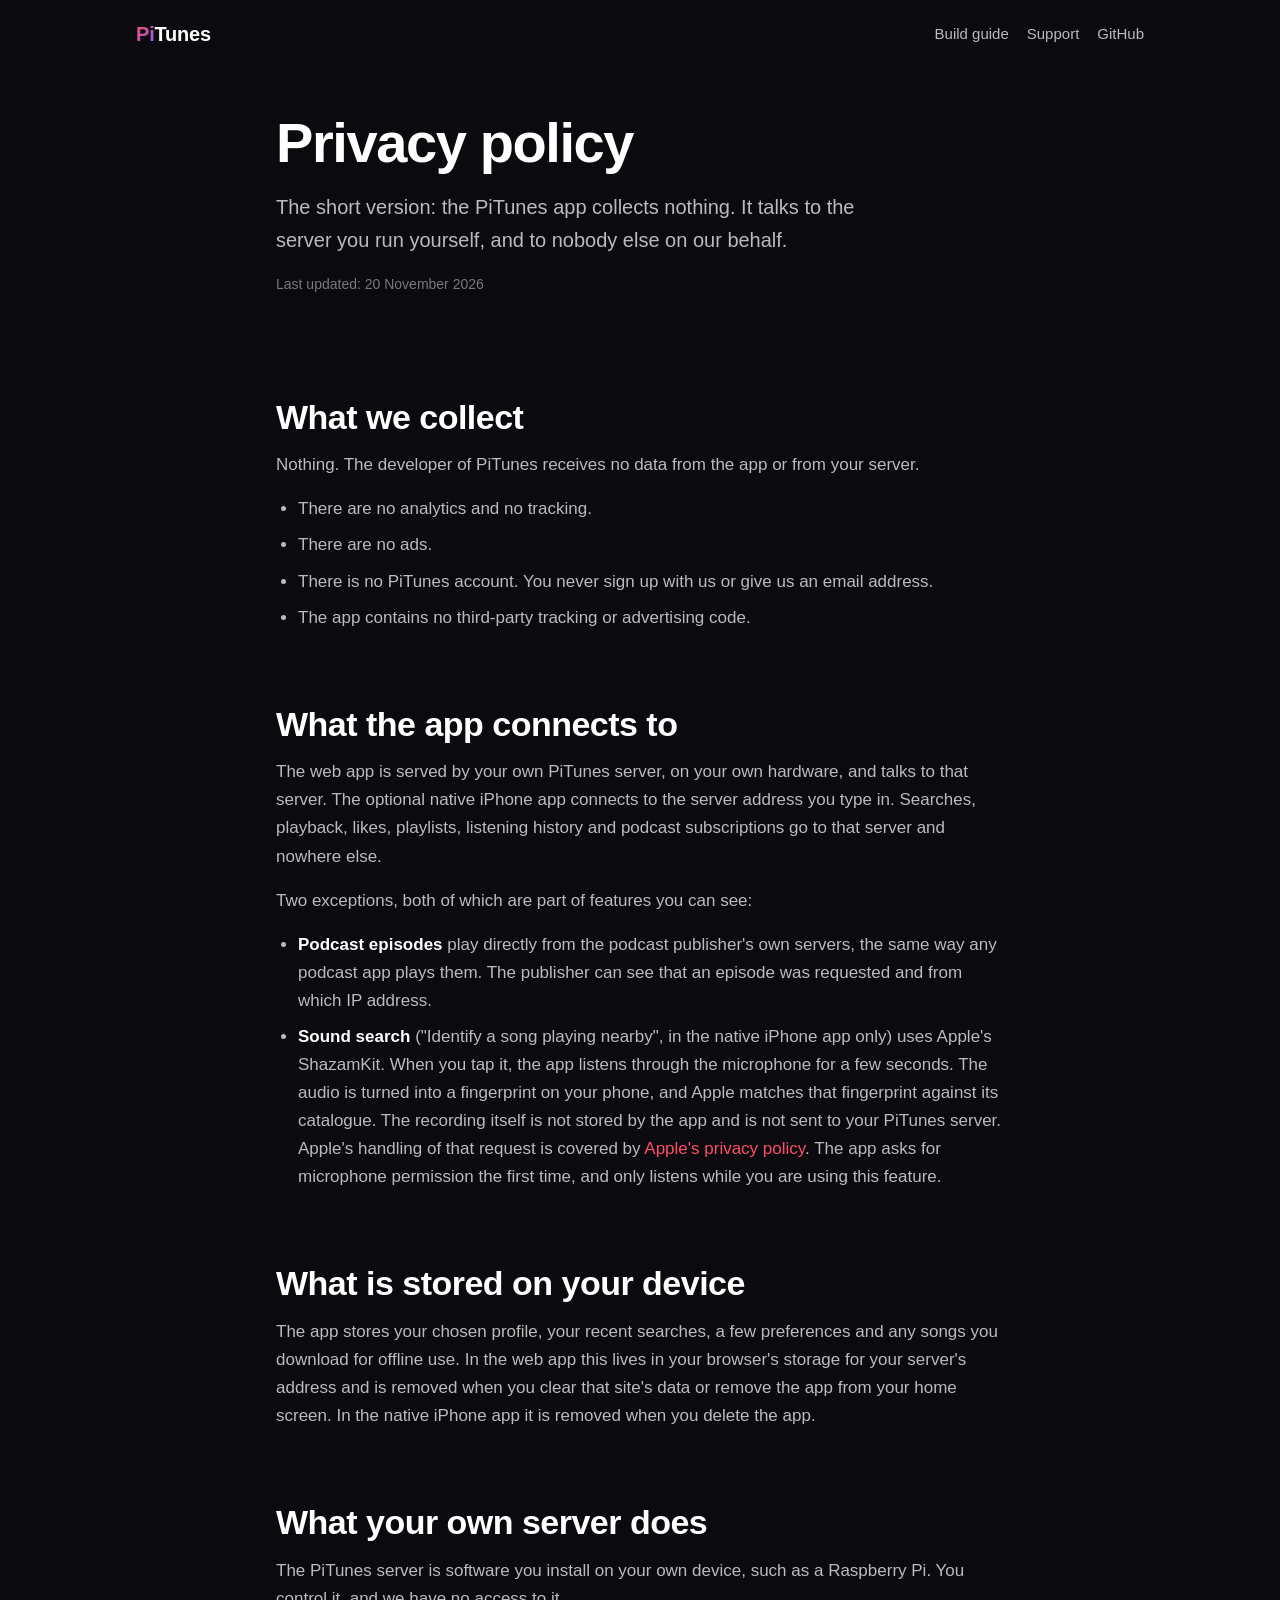
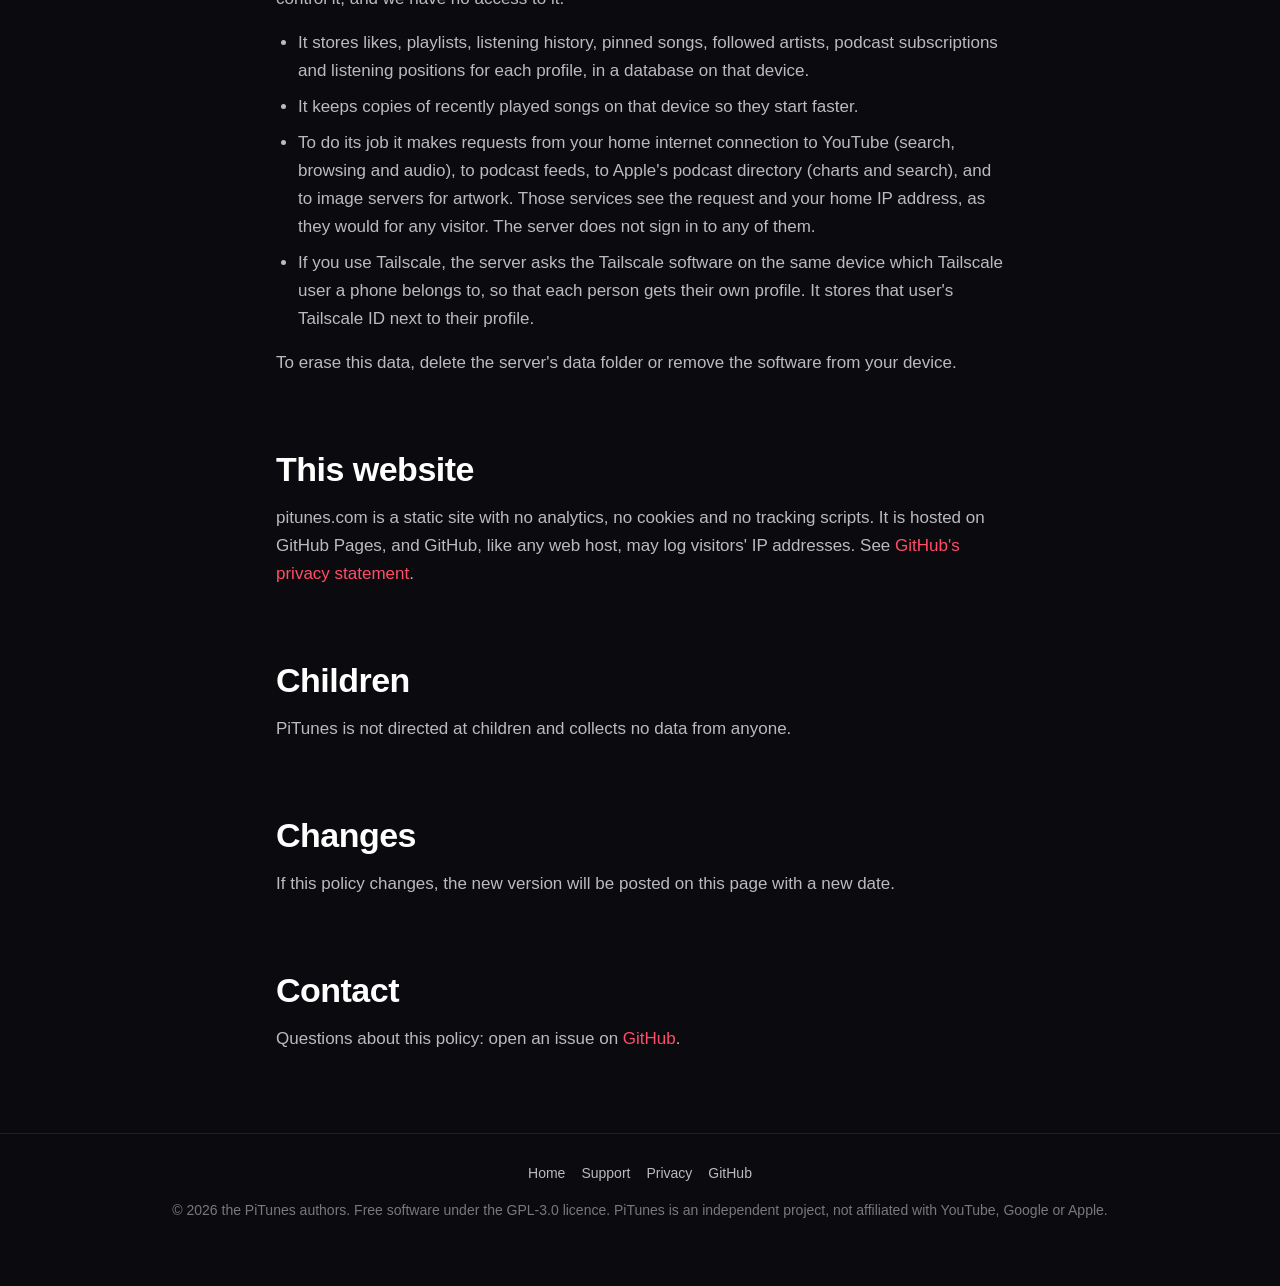
<file: site/privacy.html>
<!doctype html>
<html lang="en">
<head>
<meta charset="utf-8">
<meta name="viewport" content="width=device-width, initial-scale=1">
<title>Privacy policy | PiTunes</title>
<meta name="description" content="The PiTunes app collects no data. It talks only to the server you run yourself.">
<meta name="theme-color" content="#0B0B0F">
<style>
:root{--bg:#0B0B0F;--surface:#17171D;--raised:#25252E;--accent:#FF4D67;--accent2:#8B5CF6;--on-accent:#12080D;--text:#fff;--text2:rgba(255,255,255,.72);--text3:rgba(255,255,255,.45);--line:rgba(255,255,255,.09)}
*{box-sizing:border-box}
html{scroll-behavior:smooth;-webkit-text-size-adjust:100%}
body{margin:0;background:var(--bg);color:var(--text);font:17px/1.65 -apple-system,BlinkMacSystemFont,"Segoe UI",Roboto,Helvetica,Arial,sans-serif}
a{color:var(--accent);text-decoration:none}
a:hover{text-decoration:underline}
.wrap{max-width:760px;margin:0 auto;padding:0 16px}
.wide{max-width:1040px}
header.top{display:flex;align-items:center;justify-content:space-between;gap:12px;padding:18px 16px;max-width:1040px;margin:0 auto}
.brand{font-weight:700;font-size:20px;color:var(--text);letter-spacing:-.01em}
.brand span{background:linear-gradient(135deg,var(--accent),var(--accent2));-webkit-background-clip:text;background-clip:text;color:transparent}
nav.links{display:flex;gap:18px;flex-wrap:wrap;font-size:15px}
nav.links a{color:var(--text2)}
h1{font-size:clamp(34px,7vw,56px);line-height:1.08;letter-spacing:-.025em;margin:0 0 18px}
h2{font-size:clamp(26px,4.5vw,34px);line-height:1.2;letter-spacing:-.015em;margin:72px 0 14px;scroll-margin-top:20px}
h3{font-size:20px;line-height:1.3;margin:36px 0 8px;scroll-margin-top:20px}
p{margin:0 0 16px;color:var(--text2)}
li{color:var(--text2);margin-bottom:8px}
ul,ol{padding-left:22px;margin:0 0 16px}
strong{color:var(--text)}
.lede{font-size:20px;color:var(--text2);max-width:620px}
.hero{padding:44px 0 12px}
.btns{display:flex;gap:12px;flex-wrap:wrap;margin:26px 0 8px}
.btn{display:inline-block;padding:13px 22px;border-radius:999px;font-weight:600;font-size:16px}
.btn.primary{background:var(--accent);color:var(--on-accent)}
.btn.ghost{background:var(--raised);color:var(--text)}
.btn:hover{text-decoration:none;filter:brightness(1.08)}
.note{font-size:14px;color:var(--text3)}
.shots{display:flex;gap:14px;overflow-x:auto;padding:8px 16px 20px;scroll-snap-type:x mandatory;-webkit-overflow-scrolling:touch}
.shots img{flex:0 0 auto;width:230px;height:auto;border-radius:26px;border:1px solid var(--line);scroll-snap-align:center;background:var(--surface)}
@media(min-width:1040px){.shots{justify-content:center;flex-wrap:wrap;overflow:visible}}
.card{background:var(--surface);border:1px solid var(--line);border-radius:16px;padding:20px 22px;margin:0 0 16px}
.grid{display:grid;grid-template-columns:repeat(auto-fit,minmax(220px,1fr));gap:14px;margin:0 0 16px}
.grid .card{margin:0}
.grid h3{margin:0 0 6px;font-size:17px}
.grid p{margin:0;font-size:15px}
pre{background:#000;border:1px solid var(--line);border-radius:12px;padding:14px 16px;overflow-x:auto;margin:0 0 16px;-webkit-user-select:all;user-select:all}
code{font:14.5px/1.55 ui-monospace,SFMono-Regular,Menlo,Consolas,monospace;color:#f3f3f6}
p code,li code,td code{background:var(--raised);padding:2px 6px;border-radius:6px;font-size:14px}
.step{display:flex;gap:14px;align-items:baseline;margin:48px 0 8px}
.step .n{flex:0 0 auto;width:34px;height:34px;border-radius:50%;background:var(--accent);color:var(--on-accent);font-weight:700;display:inline-flex;align-items:center;justify-content:center;font-size:16px;transform:translateY(-3px)}
.step h3{margin:0;font-size:23px}
.photo{border:1.5px dashed rgba(255,255,255,.22);border-radius:16px;background:var(--surface);color:var(--text3);min-height:220px;display:flex;align-items:center;justify-content:center;text-align:center;padding:20px;font-size:15px;margin:0 0 16px}
table{width:100%;border-collapse:collapse;margin:0 0 16px;font-size:16px}
td,th{text-align:left;padding:10px 8px;border-bottom:1px solid var(--line);color:var(--text2);vertical-align:top}
th{color:var(--text);font-weight:600}
details{background:var(--surface);border:1px solid var(--line);border-radius:14px;padding:14px 18px;margin:0 0 10px}
summary{cursor:pointer;font-weight:600;color:var(--text)}
details p{margin:10px 0 0}
.warn{border-left:3px solid var(--accent);background:var(--surface);border-radius:0 14px 14px 0;padding:16px 18px;margin:0 0 16px}
.warn p:last-child{margin:0}
.diagram{background:var(--surface);border:1px solid var(--line);border-radius:16px;padding:18px 10px;margin:0 0 16px}
.diagram svg{display:block;width:100%;height:auto}
footer{border-top:1px solid var(--line);margin-top:80px;padding:28px 16px 48px;font-size:14px;color:var(--text3);text-align:center}
footer a{color:var(--text2);margin:0 8px}
</style>
</head>
<body>

<header class="top">
  <a class="brand" href="/"><span>Pi</span>Tunes</a>
  <nav class="links">
    <a href="/#guide">Build guide</a>
    <a href="support.html">Support</a>
    <a href="https://github.com/pf25/pitunes">GitHub</a>
  </nav>
</header>

<main class="wrap">
<section class="hero">
  <h1>Privacy policy</h1>
  <p class="lede">The short version: the PiTunes app collects nothing. It talks to the server you run yourself, and to nobody else on our behalf.</p>
  <!-- DATE: update when the policy changes. -->
  <p class="note">Last updated: 20 November 2026</p>
</section>

<h2>What we collect</h2>
<p>Nothing. The developer of PiTunes receives no data from the app or from your server.</p>
<ul>
  <li>There are no analytics and no tracking.</li>
  <li>There are no ads.</li>
  <li>There is no PiTunes account. You never sign up with us or give us an email address.</li>
  <li>The app contains no third-party tracking or advertising code.</li>
</ul>

<h2>What the app connects to</h2>
<p>The web app is served by your own PiTunes server, on your own hardware, and talks to that server. The optional native iPhone app connects to the server address you type in. Searches, playback, likes, playlists, listening history and podcast subscriptions go to that server and nowhere else.</p>
<p>Two exceptions, both of which are part of features you can see:</p>
<ul>
  <li><strong>Podcast episodes</strong> play directly from the podcast publisher's own servers, the same way any podcast app plays them. The publisher can see that an episode was requested and from which IP address.</li>
  <li><strong>Sound search</strong> ("Identify a song playing nearby", in the native iPhone app only) uses Apple's ShazamKit. When you tap it, the app listens through the microphone for a few seconds. The audio is turned into a fingerprint on your phone, and Apple matches that fingerprint against its catalogue. The recording itself is not stored by the app and is not sent to your PiTunes server. Apple's handling of that request is covered by <a href="https://www.apple.com/legal/privacy/">Apple's privacy policy</a>. The app asks for microphone permission the first time, and only listens while you are using this feature.</li>
</ul>

<h2>What is stored on your device</h2>
<p>The app stores your chosen profile, your recent searches, a few preferences and any songs you download for offline use. In the web app this lives in your browser's storage for your server's address and is removed when you clear that site's data or remove the app from your home screen. In the native iPhone app it is removed when you delete the app.</p>

<h2>What your own server does</h2>
<p>The PiTunes server is software you install on your own device, such as a Raspberry Pi. You control it, and we have no access to it.</p>
<ul>
  <li>It stores likes, playlists, listening history, pinned songs, followed artists, podcast subscriptions and listening positions for each profile, in a database on that device.</li>
  <li>It keeps copies of recently played songs on that device so they start faster.</li>
  <li>To do its job it makes requests from your home internet connection to YouTube (search, browsing and audio), to podcast feeds, to Apple's podcast directory (charts and search), and to image servers for artwork. Those services see the request and your home IP address, as they would for any visitor. The server does not sign in to any of them.</li>
  <li>If you use Tailscale, the server asks the Tailscale software on the same device which Tailscale user a phone belongs to, so that each person gets their own profile. It stores that user's Tailscale ID next to their profile.</li>
</ul>
<p>To erase this data, delete the server's data folder or remove the software from your device.</p>

<h2>This website</h2>
<p>pitunes.com is a static site with no analytics, no cookies and no tracking scripts. It is hosted on GitHub Pages, and GitHub, like any web host, may log visitors' IP addresses. See <a href="https://docs.github.com/en/site-policy/privacy-policies/github-general-privacy-statement">GitHub's privacy statement</a>.</p>

<h2>Children</h2>
<p>PiTunes is not directed at children and collects no data from anyone.</p>

<h2>Changes</h2>
<p>If this policy changes, the new version will be posted on this page with a new date.</p>

<h2>Contact</h2>
<p>Questions about this policy: open an issue on <a href="https://github.com/pf25/pitunes/issues">GitHub</a>.</p>
</main>

<footer>
  <a href="/">Home</a><a href="support.html">Support</a><a href="privacy.html">Privacy</a><a href="https://github.com/pf25/pitunes">GitHub</a>
  <p style="margin-top:14px;color:inherit">&copy; 2026 the PiTunes authors. Free software under the GPL-3.0 licence. PiTunes is an independent project, not affiliated with YouTube, Google or Apple.</p>
</footer>

</body>
</html>
</file>
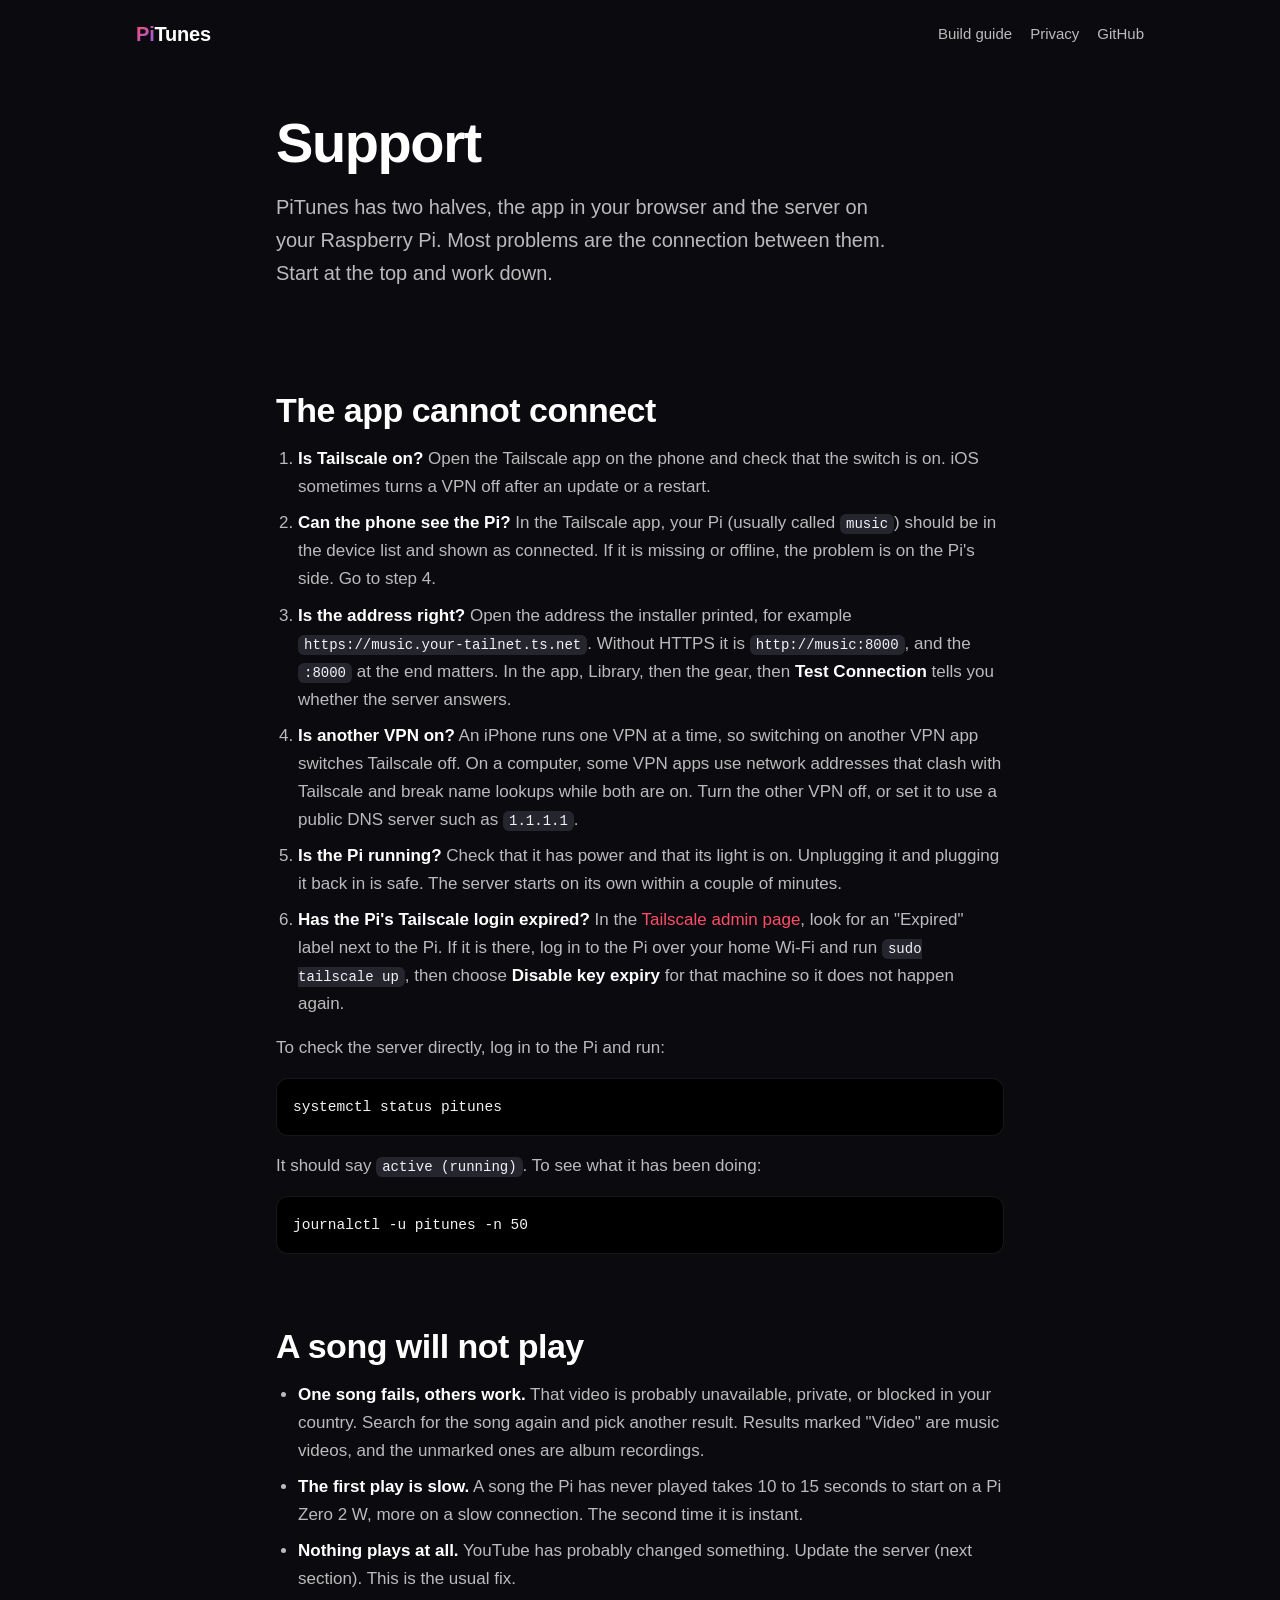
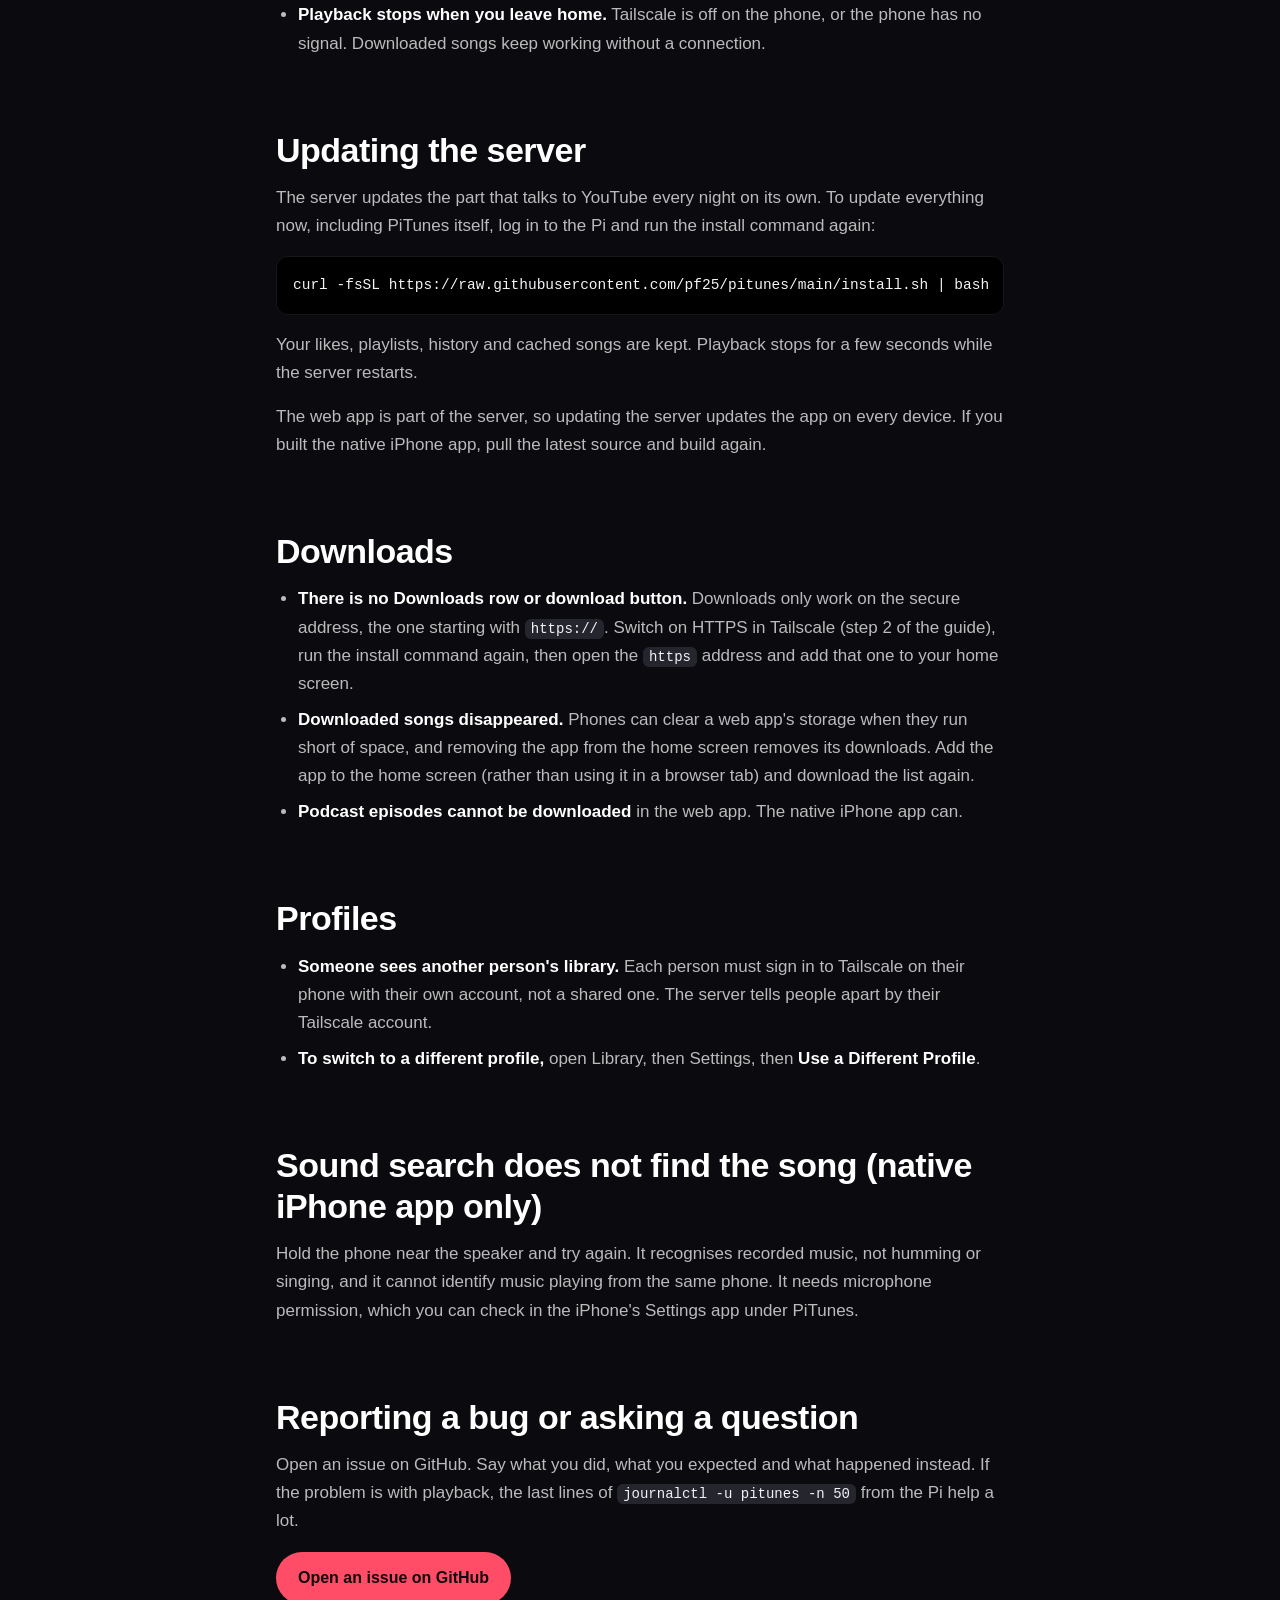
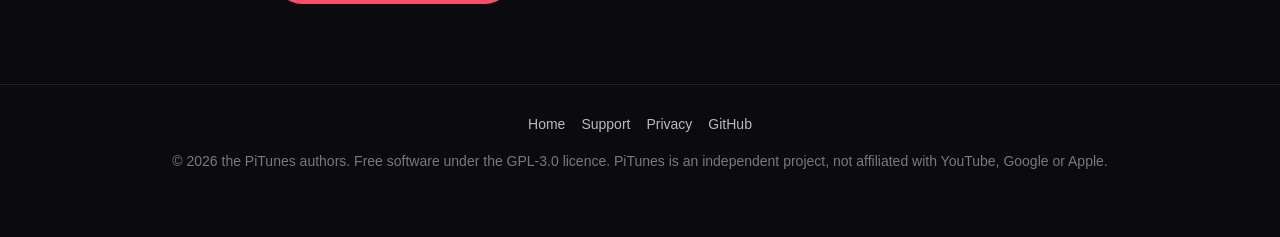
<file: site/support.html>
<!doctype html>
<html lang="en">
<head>
<meta charset="utf-8">
<meta name="viewport" content="width=device-width, initial-scale=1">
<title>Support | PiTunes</title>
<meta name="description" content="Troubleshooting for PiTunes: connection problems, songs that will not play, updating the server, and where to report bugs.">
<meta name="theme-color" content="#0B0B0F">
<style>
:root{--bg:#0B0B0F;--surface:#17171D;--raised:#25252E;--accent:#FF4D67;--accent2:#8B5CF6;--on-accent:#12080D;--text:#fff;--text2:rgba(255,255,255,.72);--text3:rgba(255,255,255,.45);--line:rgba(255,255,255,.09)}
*{box-sizing:border-box}
html{scroll-behavior:smooth;-webkit-text-size-adjust:100%}
body{margin:0;background:var(--bg);color:var(--text);font:17px/1.65 -apple-system,BlinkMacSystemFont,"Segoe UI",Roboto,Helvetica,Arial,sans-serif}
a{color:var(--accent);text-decoration:none}
a:hover{text-decoration:underline}
.wrap{max-width:760px;margin:0 auto;padding:0 16px}
.wide{max-width:1040px}
header.top{display:flex;align-items:center;justify-content:space-between;gap:12px;padding:18px 16px;max-width:1040px;margin:0 auto}
.brand{font-weight:700;font-size:20px;color:var(--text);letter-spacing:-.01em}
.brand span{background:linear-gradient(135deg,var(--accent),var(--accent2));-webkit-background-clip:text;background-clip:text;color:transparent}
nav.links{display:flex;gap:18px;flex-wrap:wrap;font-size:15px}
nav.links a{color:var(--text2)}
h1{font-size:clamp(34px,7vw,56px);line-height:1.08;letter-spacing:-.025em;margin:0 0 18px}
h2{font-size:clamp(26px,4.5vw,34px);line-height:1.2;letter-spacing:-.015em;margin:72px 0 14px;scroll-margin-top:20px}
h3{font-size:20px;line-height:1.3;margin:36px 0 8px;scroll-margin-top:20px}
p{margin:0 0 16px;color:var(--text2)}
li{color:var(--text2);margin-bottom:8px}
ul,ol{padding-left:22px;margin:0 0 16px}
strong{color:var(--text)}
.lede{font-size:20px;color:var(--text2);max-width:620px}
.hero{padding:44px 0 12px}
.btns{display:flex;gap:12px;flex-wrap:wrap;margin:26px 0 8px}
.btn{display:inline-block;padding:13px 22px;border-radius:999px;font-weight:600;font-size:16px}
.btn.primary{background:var(--accent);color:var(--on-accent)}
.btn.ghost{background:var(--raised);color:var(--text)}
.btn:hover{text-decoration:none;filter:brightness(1.08)}
.note{font-size:14px;color:var(--text3)}
.shots{display:flex;gap:14px;overflow-x:auto;padding:8px 16px 20px;scroll-snap-type:x mandatory;-webkit-overflow-scrolling:touch}
.shots img{flex:0 0 auto;width:230px;height:auto;border-radius:26px;border:1px solid var(--line);scroll-snap-align:center;background:var(--surface)}
@media(min-width:1040px){.shots{justify-content:center;flex-wrap:wrap;overflow:visible}}
.card{background:var(--surface);border:1px solid var(--line);border-radius:16px;padding:20px 22px;margin:0 0 16px}
.grid{display:grid;grid-template-columns:repeat(auto-fit,minmax(220px,1fr));gap:14px;margin:0 0 16px}
.grid .card{margin:0}
.grid h3{margin:0 0 6px;font-size:17px}
.grid p{margin:0;font-size:15px}
pre{background:#000;border:1px solid var(--line);border-radius:12px;padding:14px 16px;overflow-x:auto;margin:0 0 16px;-webkit-user-select:all;user-select:all}
code{font:14.5px/1.55 ui-monospace,SFMono-Regular,Menlo,Consolas,monospace;color:#f3f3f6}
p code,li code,td code{background:var(--raised);padding:2px 6px;border-radius:6px;font-size:14px}
.step{display:flex;gap:14px;align-items:baseline;margin:48px 0 8px}
.step .n{flex:0 0 auto;width:34px;height:34px;border-radius:50%;background:var(--accent);color:var(--on-accent);font-weight:700;display:inline-flex;align-items:center;justify-content:center;font-size:16px;transform:translateY(-3px)}
.step h3{margin:0;font-size:23px}
.photo{border:1.5px dashed rgba(255,255,255,.22);border-radius:16px;background:var(--surface);color:var(--text3);min-height:220px;display:flex;align-items:center;justify-content:center;text-align:center;padding:20px;font-size:15px;margin:0 0 16px}
table{width:100%;border-collapse:collapse;margin:0 0 16px;font-size:16px}
td,th{text-align:left;padding:10px 8px;border-bottom:1px solid var(--line);color:var(--text2);vertical-align:top}
th{color:var(--text);font-weight:600}
details{background:var(--surface);border:1px solid var(--line);border-radius:14px;padding:14px 18px;margin:0 0 10px}
summary{cursor:pointer;font-weight:600;color:var(--text)}
details p{margin:10px 0 0}
.warn{border-left:3px solid var(--accent);background:var(--surface);border-radius:0 14px 14px 0;padding:16px 18px;margin:0 0 16px}
.warn p:last-child{margin:0}
.diagram{background:var(--surface);border:1px solid var(--line);border-radius:16px;padding:18px 10px;margin:0 0 16px}
.diagram svg{display:block;width:100%;height:auto}
footer{border-top:1px solid var(--line);margin-top:80px;padding:28px 16px 48px;font-size:14px;color:var(--text3);text-align:center}
footer a{color:var(--text2);margin:0 8px}
</style>
</head>
<body>

<header class="top">
  <a class="brand" href="/"><span>Pi</span>Tunes</a>
  <nav class="links">
    <a href="/#guide">Build guide</a>
    <a href="privacy.html">Privacy</a>
    <a href="https://github.com/pf25/pitunes">GitHub</a>
  </nav>
</header>

<main class="wrap">
<section class="hero">
  <h1>Support</h1>
  <p class="lede">PiTunes has two halves, the app in your browser and the server on your Raspberry Pi. Most problems are the connection between them. Start at the top and work down.</p>
</section>

<h2 id="connect">The app cannot connect</h2>
<ol>
  <li><strong>Is Tailscale on?</strong> Open the Tailscale app on the phone and check that the switch is on. iOS sometimes turns a VPN off after an update or a restart.</li>
  <li><strong>Can the phone see the Pi?</strong> In the Tailscale app, your Pi (usually called <code>music</code>) should be in the device list and shown as connected. If it is missing or offline, the problem is on the Pi's side. Go to step 4.</li>
  <li><strong>Is the address right?</strong> Open the address the installer printed, for example <code>https://music.your-tailnet.ts.net</code>. Without HTTPS it is <code>http://music:8000</code>, and the <code>:8000</code> at the end matters. In the app, Library, then the gear, then <strong>Test Connection</strong> tells you whether the server answers.</li>
  <li><strong>Is another VPN on?</strong> An iPhone runs one VPN at a time, so switching on another VPN app switches Tailscale off. On a computer, some VPN apps use network addresses that clash with Tailscale and break name lookups while both are on. Turn the other VPN off, or set it to use a public DNS server such as <code>1.1.1.1</code>.</li>
  <li><strong>Is the Pi running?</strong> Check that it has power and that its light is on. Unplugging it and plugging it back in is safe. The server starts on its own within a couple of minutes.</li>
  <li><strong>Has the Pi's Tailscale login expired?</strong> In the <a href="https://login.tailscale.com/admin/machines">Tailscale admin page</a>, look for an "Expired" label next to the Pi. If it is there, log in to the Pi over your home Wi-Fi and run <code>sudo tailscale up</code>, then choose <strong>Disable key expiry</strong> for that machine so it does not happen again.</li>
</ol>
<p>To check the server directly, log in to the Pi and run:</p>
<pre><code>systemctl status pitunes</code></pre>
<p>It should say <code>active (running)</code>. To see what it has been doing:</p>
<pre><code>journalctl -u pitunes -n 50</code></pre>

<h2 id="playback">A song will not play</h2>
<ul>
  <li><strong>One song fails, others work.</strong> That video is probably unavailable, private, or blocked in your country. Search for the song again and pick another result. Results marked "Video" are music videos, and the unmarked ones are album recordings.</li>
  <li><strong>The first play is slow.</strong> A song the Pi has never played takes 10 to 15 seconds to start on a Pi Zero 2 W, more on a slow connection. The second time it is instant.</li>
  <li><strong>Nothing plays at all.</strong> YouTube has probably changed something. Update the server (next section). This is the usual fix.</li>
  <li><strong>Playback stops when you leave home.</strong> Tailscale is off on the phone, or the phone has no signal. Downloaded songs keep working without a connection.</li>
</ul>

<h2 id="update">Updating the server</h2>
<p>The server updates the part that talks to YouTube every night on its own. To update everything now, including PiTunes itself, log in to the Pi and run the install command again:</p>
<pre><code>curl -fsSL https://raw.githubusercontent.com/pf25/pitunes/main/install.sh | bash</code></pre>
<p>Your likes, playlists, history and cached songs are kept. Playback stops for a few seconds while the server restarts.</p>
<p>The web app is part of the server, so updating the server updates the app on every device. If you built the native iPhone app, pull the latest source and build again.</p>

<h2 id="downloads">Downloads</h2>
<ul>
  <li><strong>There is no Downloads row or download button.</strong> Downloads only work on the secure address, the one starting with <code>https://</code>. Switch on HTTPS in Tailscale (step 2 of the guide), run the install command again, then open the <code>https</code> address and add that one to your home screen.</li>
  <li><strong>Downloaded songs disappeared.</strong> Phones can clear a web app's storage when they run short of space, and removing the app from the home screen removes its downloads. Add the app to the home screen (rather than using it in a browser tab) and download the list again.</li>
  <li><strong>Podcast episodes cannot be downloaded</strong> in the web app. The native iPhone app can.</li>
</ul>

<h2 id="profiles">Profiles</h2>
<ul>
  <li><strong>Someone sees another person's library.</strong> Each person must sign in to Tailscale on their phone with their own account, not a shared one. The server tells people apart by their Tailscale account.</li>
  <li><strong>To switch to a different profile,</strong> open Library, then Settings, then <strong>Use a Different Profile</strong>.</li>
</ul>

<h2 id="sound-search">Sound search does not find the song (native iPhone app only)</h2>
<p>Hold the phone near the speaker and try again. It recognises recorded music, not humming or singing, and it cannot identify music playing from the same phone. It needs microphone permission, which you can check in the iPhone's Settings app under PiTunes.</p>

<h2 id="bugs">Reporting a bug or asking a question</h2>
<p>Open an issue on GitHub. Say what you did, what you expected and what happened instead. If the problem is with playback, the last lines of <code>journalctl -u pitunes -n 50</code> from the Pi help a lot.</p>
<p><a class="btn primary" href="https://github.com/pf25/pitunes/issues">Open an issue on GitHub</a></p>
</main>

<footer>
  <a href="/">Home</a><a href="support.html">Support</a><a href="privacy.html">Privacy</a><a href="https://github.com/pf25/pitunes">GitHub</a>
  <p style="margin-top:14px;color:inherit">&copy; 2026 the PiTunes authors. Free software under the GPL-3.0 licence. PiTunes is an independent project, not affiliated with YouTube, Google or Apple.</p>
</footer>

</body>
</html>
</file>
